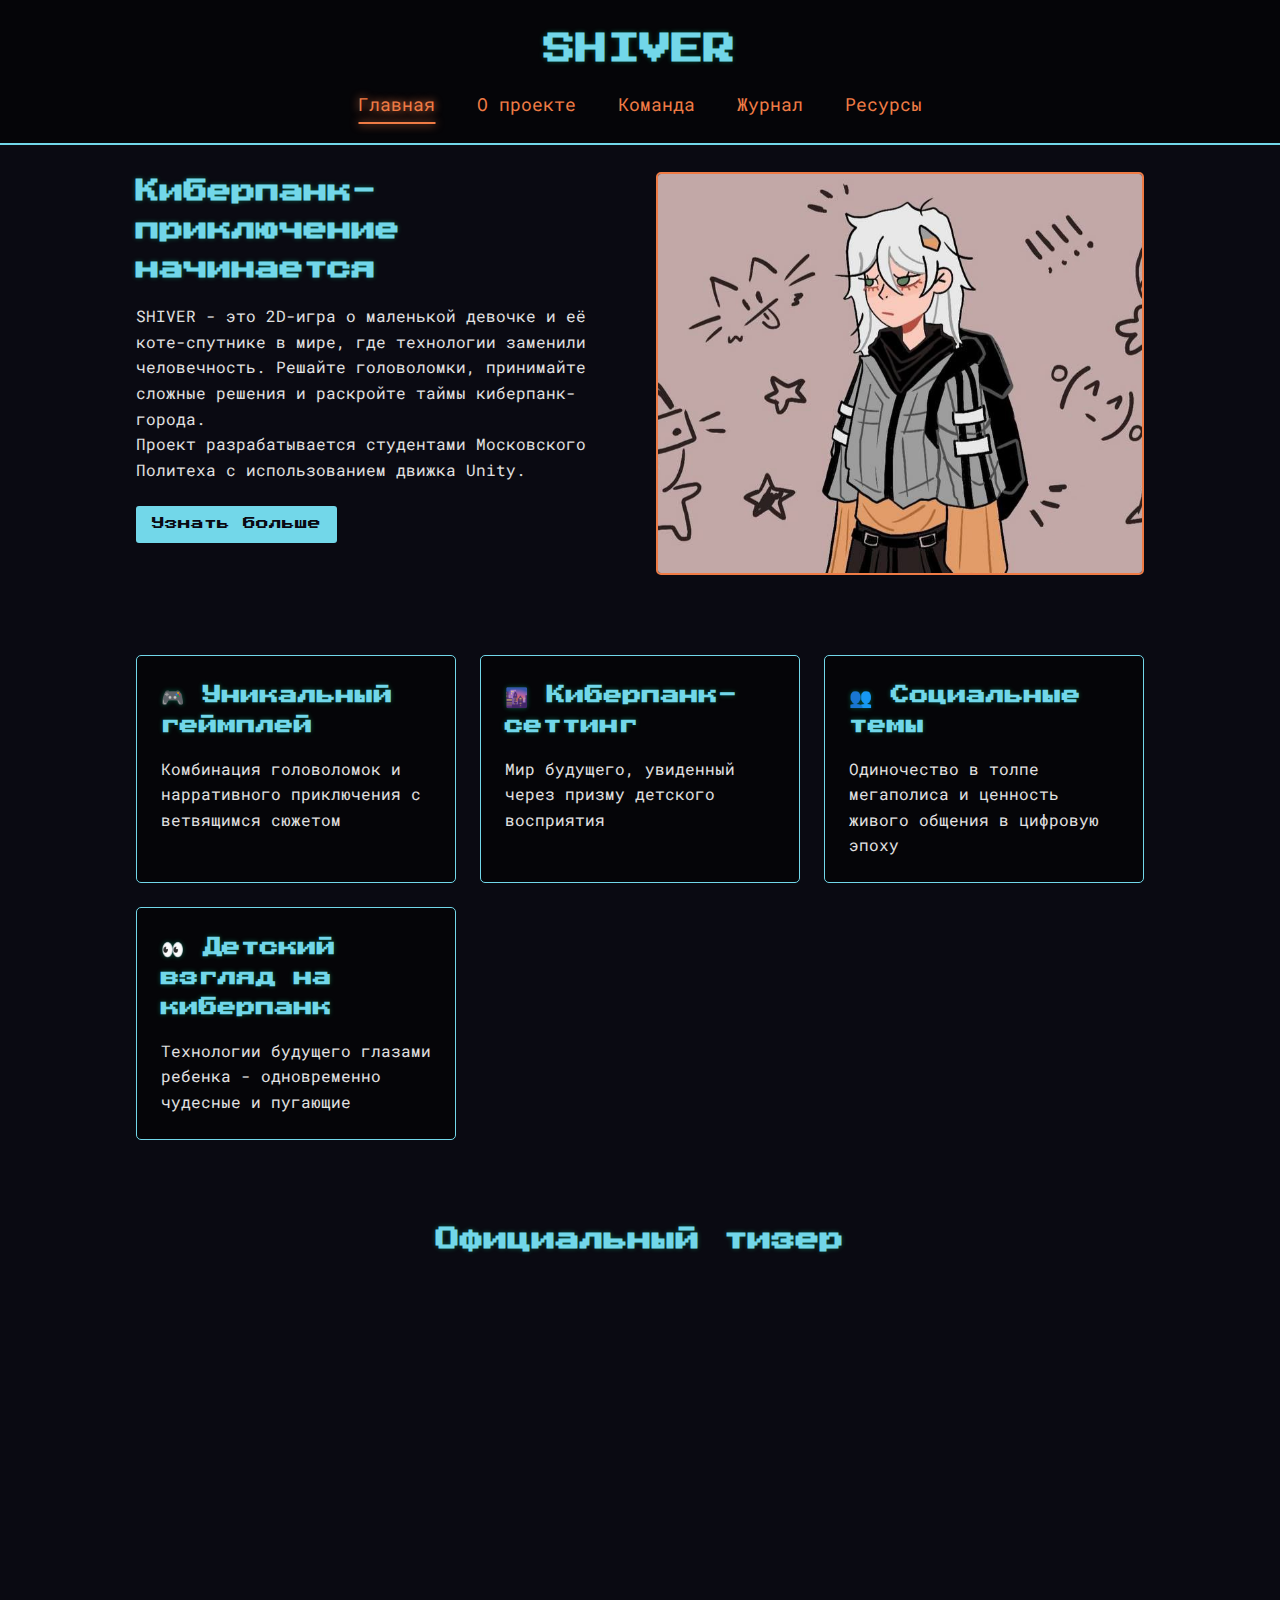
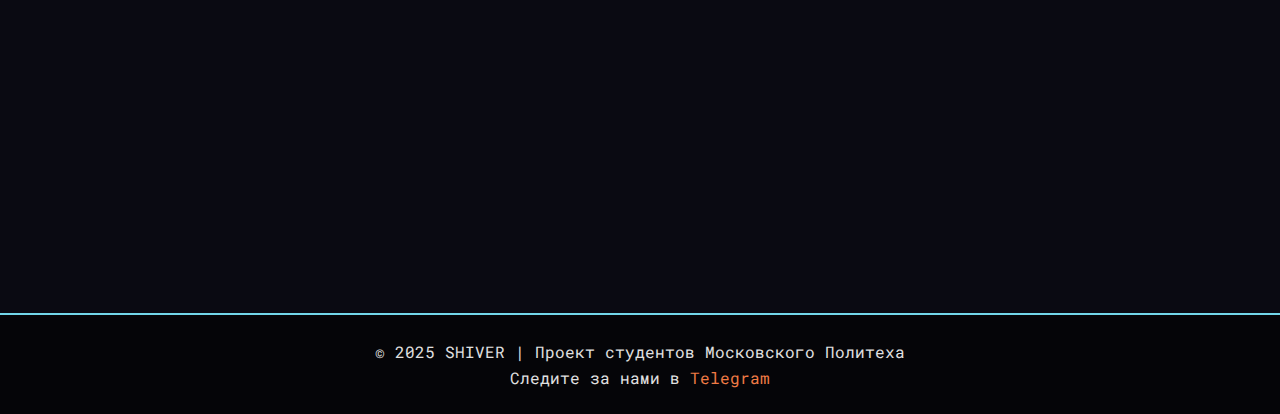
<file: site/index.html>
<!DOCTYPE html>
<html lang="ru">
<head>
    <meta charset="UTF-8">
    <meta name="viewport" content="width=device-width, initial-scale=1.0">
    <title>SHIVER | Киберпанк-приключение</title>
    <link rel="icon" type="image/x-icon" href="images/favicon/favicon.png">
    <link rel="stylesheet" href="css/style.css">
</head>
<body>
    <!-- Шапка сайта -->
    <header>
        <h1>SHIVER</h1>
        <nav>
            <a href="index.html" class="active">Главная</a>
            <a href="about.html">О проекте</a>
            <a href="team.html">Команда</a>
            <a href="blog.html">Журнал</a>
            <a href="resources.html">Ресурсы</a>
        </nav>
    </header>

    <!-- Основное содержимое -->
    <main>
        <!-- Герой-секция -->
        <section class="hero">
            <div class="hero-text">
                <h2>Киберпанк-приключение начинается</h2>
                <p>SHIVER - это 2D-игра о маленькой девочке и её коте-спутнике в мире, где технологии заменили человечность. Решайте головоломки, принимайте сложные решения и раскройте таймы киберпанк-города.</p>
                <p>Проект разрабатывается студентами Московского Политеха с использованием движка Unity.</p>
                <a href="about.html" class="btn">Узнать больше</a>
            </div>
            <div class="hero-image">
                <img src="images/game-preview.jpg" alt="Главный герой игры">
            </div>
        </section>

        <!-- Ключевые особенности -->
        <section class="features">
            <div class="feature-card card">
                <h3>🎮 Уникальный геймплей</h3>
                <p>Комбинация головоломок и нарративного приключения с ветвящимся сюжетом</p>
            </div>
            <div class="feature-card card">
                <h3>🌆 Киберпанк-сеттинг</h3>
                <p>Мир будущего, увиденный через призму детского восприятия</p>
            </div>
            <div class="feature-card card">
                <h3>👥 Социальные темы</h3>
                <p>Одиночество в толпе мегаполиса и ценность живого общения в цифровую эпоху</p>
            </div>
            <div class="feature-card card">
                <h3>👀 Детский взгляд на киберпанк</h3>
                <p>Технологии будущего глазами ребенка - одновременно чудесные и пугающие</p>
            </div>
        </section>

        <!-- Трейлер -->
        <section class="trailer">
            <h2>Официальный тизер</h2>
            <div class="video-container">
                <iframe
                    src="https://rutube.ru/play/embed/8b50ddec76cf8f566781d002df16aafa"
                    frameborder="0"
                    allow="clipboard-write; autoplay"
                    webkitAllowFullScreen
                    mozallowfullscreen
                    allowFullScreen
                    width="100%"
                    height="100%"
                ></iframe>
            </div>
        </section>
    </main>

    <!-- Подвал -->
    <footer>
        <p>© 2025 SHIVER | Проект студентов Московского Политеха</p>
        <p>Следите за нами в <a href="https://t.me/shiver_game" target="_blank">Telegram</a></p>
    </footer>

    <script>
        // Отслеживание прокрутки для анимации шапки
        let lastScroll = 0;
        const header = document.querySelector('header');
        
        window.addEventListener('scroll', () => {
            const currentScroll = window.pageYOffset;
            
            if (currentScroll <= 0) {
                header.classList.remove('scrolled');
            } else {
                header.classList.add('scrolled');
            }
            
            lastScroll = currentScroll;
        });
    </script>
</body>
</html>
</file>
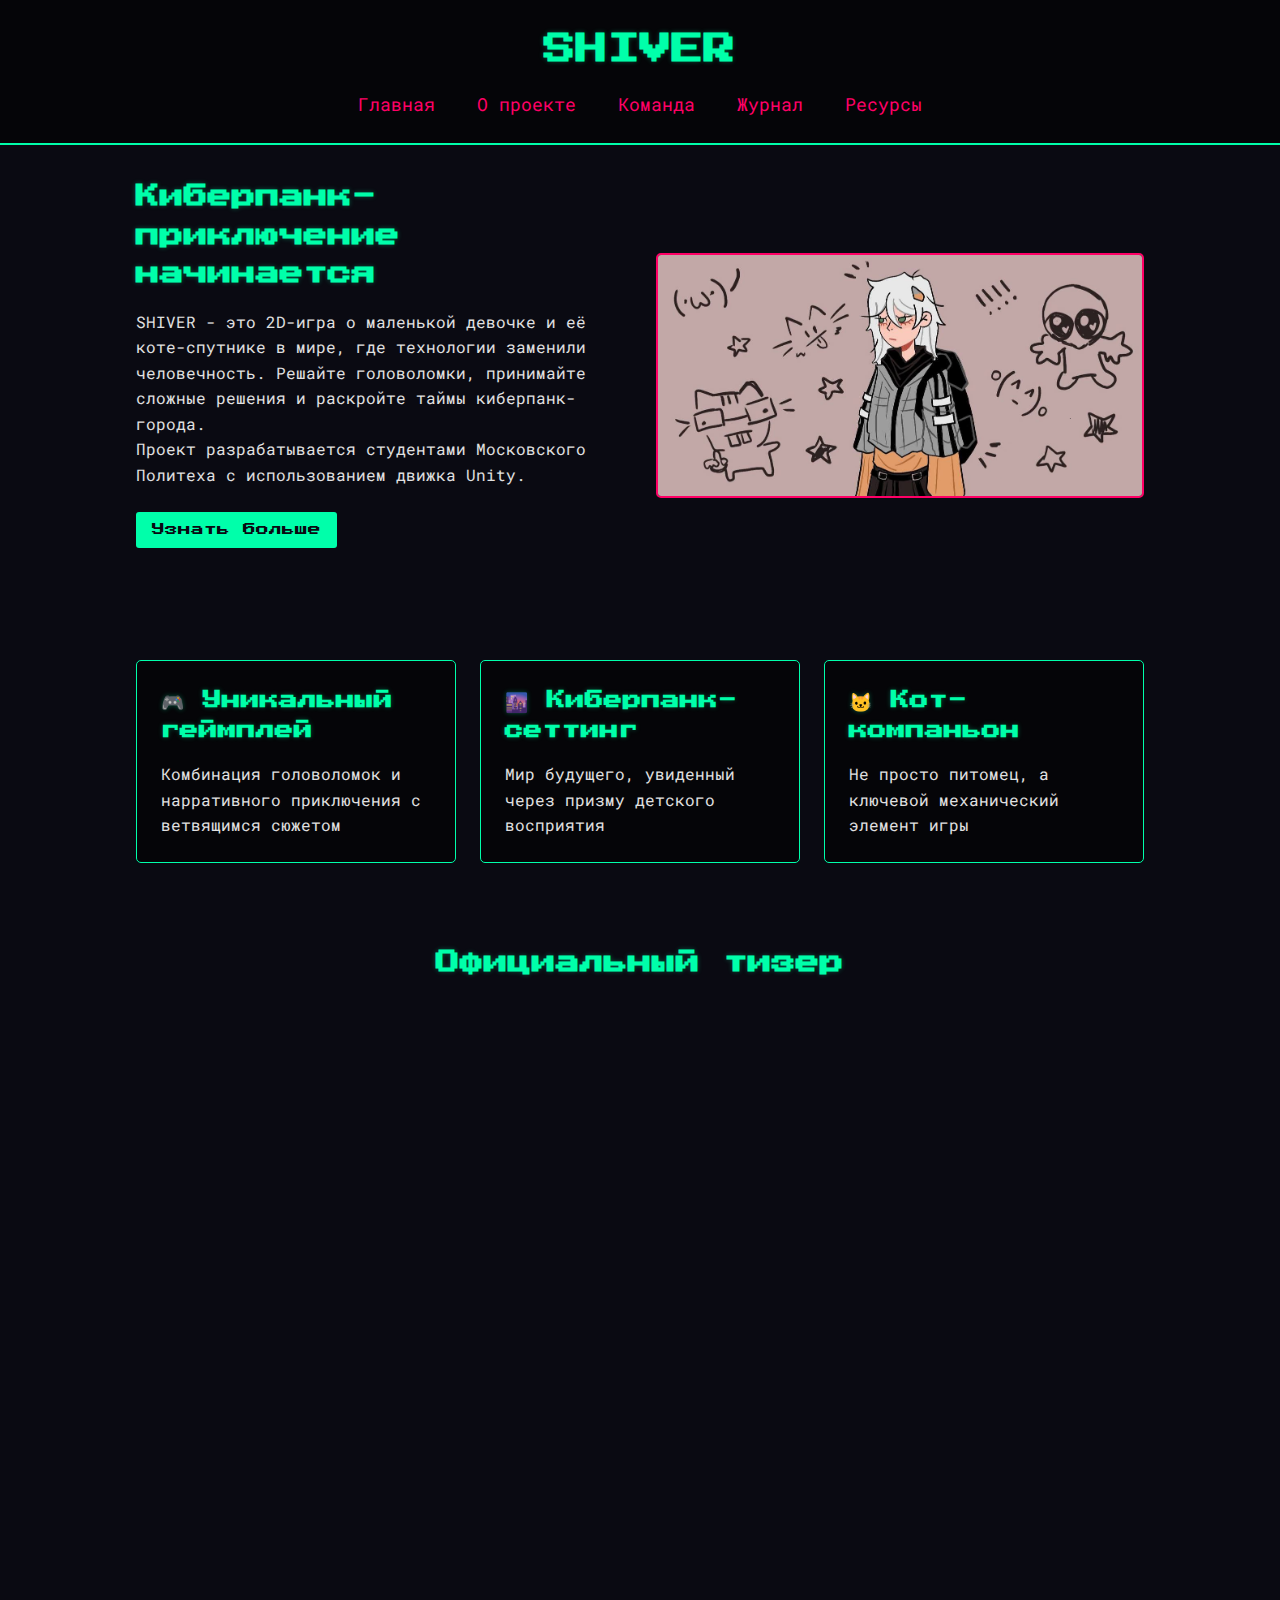
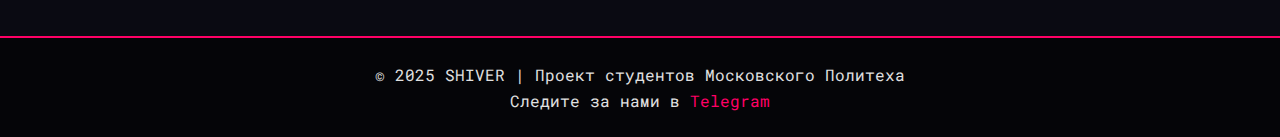
<file: сайт по практике/index.html>
<!DOCTYPE html>
<html lang="ru">
<head>
    <meta charset="UTF-8">
    <meta name="viewport" content="width=device-width, initial-scale=1.0">
    <title>SHIVER | Киберпанк-приключение</title>
    <link rel="stylesheet" href="css/style.css">
</head>
<body>
    <!-- Шапка сайта -->
    <header>
        <h1>SHIVER</h1>
        <nav>
            <a href="index.html">Главная</a>
            <a href="about.html">О проекте</a>
            <a href="team.html">Команда</a>
            <a href="blog.html">Журнал</a>
            <a href="resources.html">Ресурсы</a>
        </nav>
    </header>

    <!-- Основное содержимое -->
    <main>
        <!-- Герой-секция -->
        <section class="hero">
            <div class="hero-text">
                <h2>Киберпанк-приключение начинается</h2>
                <p>SHIVER - это 2D-игра о маленькой девочке и её коте-спутнике в мире, где технологии заменили человечность. Решайте головоломки, принимайте сложные решения и раскройте таймы киберпанк-города.</p>
                <p>Проект разрабатывается студентами Московского Политеха с использованием движка Unity.</p>
                <a href="about.html" class="btn">Узнать больше</a>
            </div>
            <div class="hero-image">
                <img src="images/game-preview.jpg" alt="Главный герой игры">
            </div>
        </section>

        <!-- Ключевые особенности -->
        <section class="features">
            <div class="feature-card card">
                <h3>🎮 Уникальный геймплей</h3>
                <p>Комбинация головоломок и нарративного приключения с ветвящимся сюжетом</p>
            </div>
            <div class="feature-card card">
                <h3>🌆 Киберпанк-сеттинг</h3>
                <p>Мир будущего, увиденный через призму детского восприятия</p>
            </div>
            <div class="feature-card card">
                <h3>🐱 Кот-компаньон</h3>
                <p>Не просто питомец, а ключевой механический элемент игры</p>
            </div>
        </section>

        <!-- Трейлер -->
        <section class="trailer">
            <h2>Официальный тизер</h2>
            <div class="video-container">
                <iframe width="560" height="315" src="https://www.youtube.com/embed/ВАШ_КОД_ВИДЕО" frameborder="0" allowfullscreen></iframe>
            </div>
        </section>
    </main>

    <!-- Подвал -->
    <footer>
        <p>© 2025 SHIVER | Проект студентов Московского Политеха</p>
        <p>Следите за нами в <a href="https://t.me/ваш_канал" target="_blank">Telegram</a></p>
    </footer>
</body>
</html>
</file>
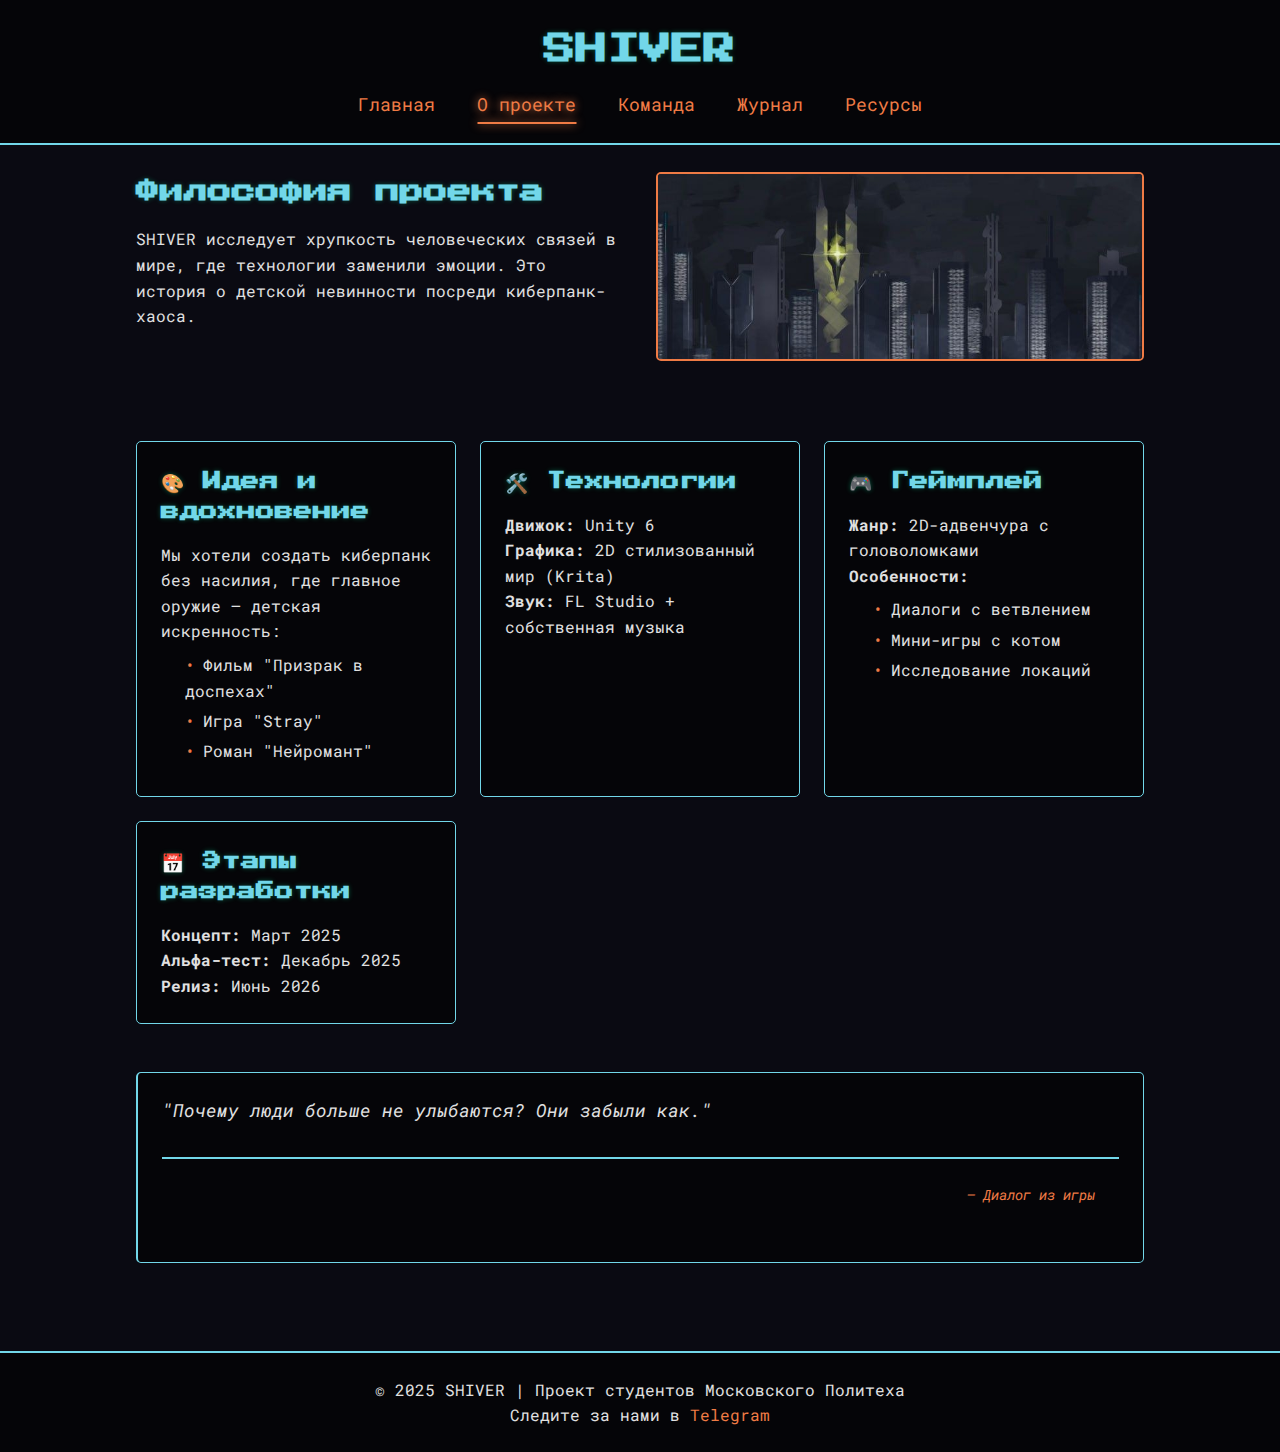
<file: site/about.html>
<!DOCTYPE html>
<html lang="ru">
<head>
    <meta charset="UTF-8">
    <meta name="viewport" content="width=device-width, initial-scale=1.0">
    <title>О проекте | SHIVER</title>
    <link rel="icon" type="image/x-icon" href="images/favicon/favicon.png">
    <link rel="stylesheet" href="css/style.css">
</head>
<body>
    <!-- Шапка (полностью идентичная главной странице) -->
    <header>
        <h1>SHIVER</h1>
        <nav>
            <a href="index.html">Главная</a>
            <a href="about.html" class="active">О проекте</a>
            <a href="team.html">Команда</a>
            <a href="blog.html">Журнал</a>
            <a href="resources.html">Ресурсы</a>
        </nav>
    </header>

    <main>
        <!-- Герой-секция (такая же структура как на главной) -->
        <section class="hero">
            <div class="hero-text">
                <h2>Философия проекта</h2>
                <p>SHIVER исследует хрупкость человеческих связей в мире, где технологии заменили эмоции. Это история о детской невинности посреди киберпанк-хаоса.</p>
            </div>
            <div class="hero-image">
                <img src="images/concept art/concept-art.jpg" alt="Концепт-арт города">
            </div>
        </section>

        <!-- Основной контент с такими же отступами как на главной -->
        <section class="features">
            <!-- Карточка с вдохновением -->
            <div class="feature-card card">
                <h3>🎨 Идея и вдохновение</h3>
                <p>Мы хотели создать киберпанк без насилия, где главное оружие — детская искренность:</p>
                <ul>
                    <li>Фильм "Призрак в доспехах"</li>
                    <li>Игра "Stray"</li>
                    <li>Роман "Нейромант"</li>
                </ul>
            </div>

            <!-- Технологии -->
            <div class="feature-card card">
                <h3>🛠️ Технологии</h3>
                <p><strong>Движок:</strong> Unity 6</p>
                <p><strong>Графика:</strong> 2D стилизованный мир (Krita)</p>
                <p><strong>Звук:</strong> FL Studio + собственная музыка</p>
            </div>

            <!-- Геймплей -->
            <div class="feature-card card">
                <h3>🎮 Геймплей</h3>
                <p><strong>Жанр:</strong> 2D-адвенчура с головоломками</p>
                <p><strong>Особенности:</strong></p>
                <ul>
                    <li>Диалоги с ветвлением</li>
                    <li>Мини-игры с котом</li>
                    <li>Исследование локаций</li>
                </ul>
            </div>

            <!-- Этапы -->
            <div class="feature-card card">
                <h3>📅 Этапы разработки</h3>
                <p><strong>Концепт:</strong> Март 2025</p>
                <p><strong>Альфа-тест:</strong> Декабрь 2025</p>
                <p><strong>Релиз:</strong> Июнь 2026</p>
            </div>

            <!-- Цитата (с зеленой обводкой как все карточки) -->
            <div class="feature-card card neon-quote">
                <blockquote>
                    "Почему люди больше не улыбаются? Они забыли как."
                    <footer>— Диалог из игры</footer>
                </blockquote>
            </div>
        </section>
    </main>

    <!-- Подвал (полностью идентичный главной странице) -->
    <footer>
        <p>© 2025 SHIVER | Проект студентов Московского Политеха</p>
        <p>Следите за нами в <a href="https://t.me/shiver_game" target="_blank">Telegram</a></p>
    </footer>

    <script>
        // Отслеживание прокрутки для анимации шапки
        let lastScroll = 0;
        const header = document.querySelector('header');
        
        window.addEventListener('scroll', () => {
            const currentScroll = window.pageYOffset;
            
            if (currentScroll <= 0) {
                header.classList.remove('scrolled');
            } else {
                header.classList.add('scrolled');
            }
            
            lastScroll = currentScroll;
        });
    </script>
</body>
</html>
</file>
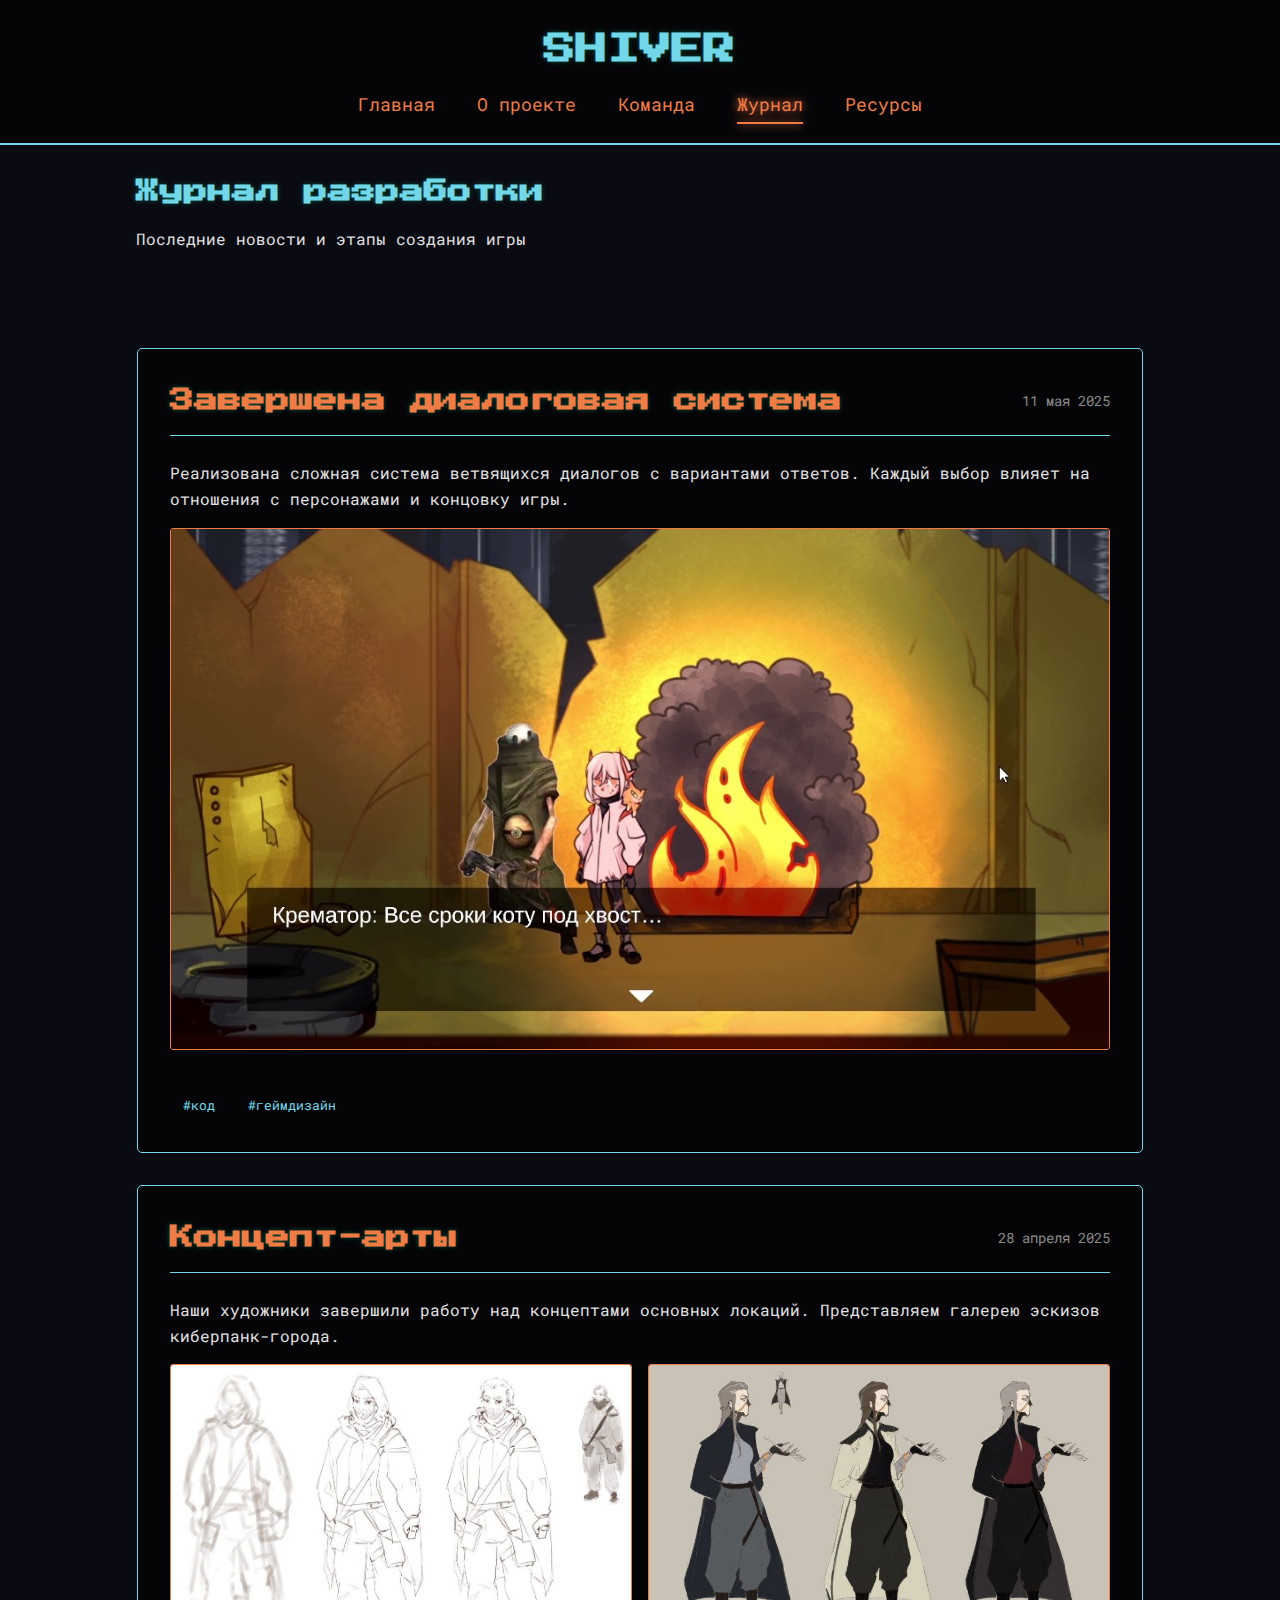
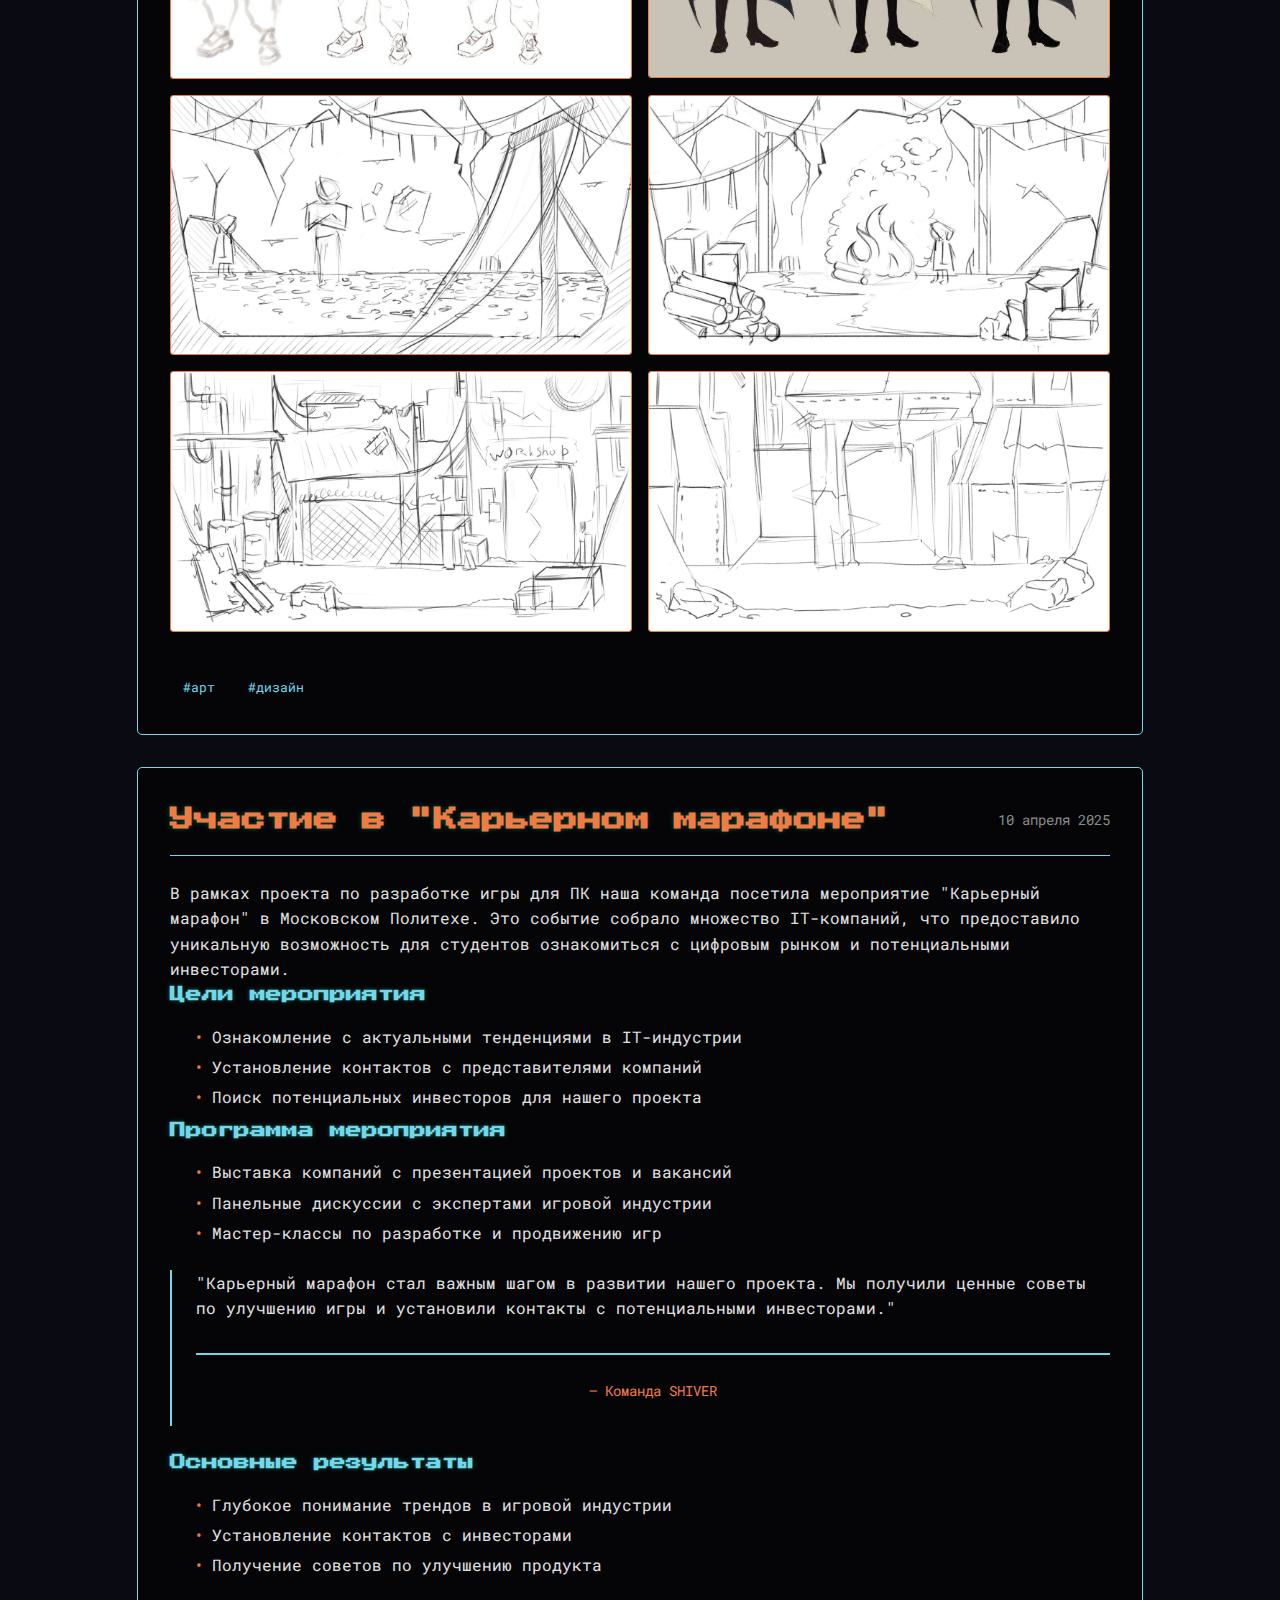
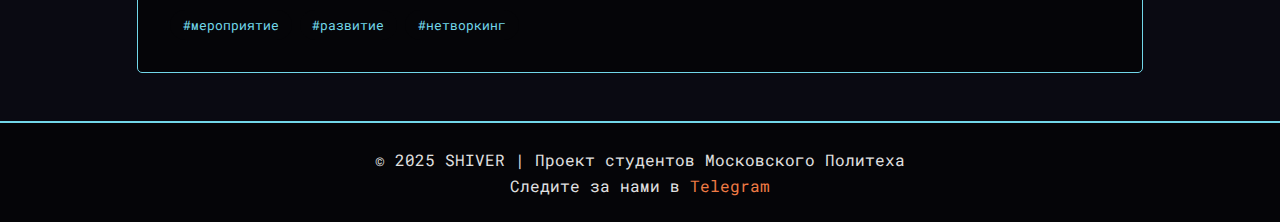
<file: site/blog.html>
<!DOCTYPE html>
<html lang="ru">
<head>
    <meta charset="UTF-8">
    <meta name="viewport" content="width=device-width, initial-scale=1.0">
    <title>Журнал | SHIVER</title>
    
    <!-- Favicon -->
    <link rel="icon" type="image/png" href="images/favicon/favicon.png">
    <link rel="manifest" href="images/favicon/site.webmanifest">
    
    <link rel="stylesheet" href="css/style.css">
</head>
<body>
    <header>
        <h1>SHIVER</h1>
        <nav>
            <a href="index.html">Главная</a>
            <a href="about.html">О проекте</a>
            <a href="team.html">Команда</a>
            <a href="blog.html" class="active">Журнал</a>
            <a href="resources.html">Ресурсы</a>
        </nav>
    </header>

    <main>
        <section class="hero">
            <div class="hero-text">
                <h2>Журнал разработки</h2>
                <p>Последние новости и этапы создания игры</p>
            </div>
        </section>

        <div class="resources-content">
            <!-- Пост 1 -->
            <article class="blog-post">
                <div class="card">
                    <div class="post-header">
                        <h3>Завершена диалоговая система</h3>
                        <time datetime="2025-05-11">11 мая 2025</time>
                    </div>
                    <div class="post-content">
                        <div class="post-text">
                            <p>Реализована сложная система ветвящихся диалогов с вариантами ответов. Каждый выбор влияет на отношения с персонажами и концовку игры.</p>
                            <div class="gallery">
                                <img src="images/dialogs-screenshot.jpg" alt="Скриншот диалогов">
                            </div>
                        </div>
                    </div>
                    <div class="post-tags">
                        <span class="tag">#код</span>
                        <span class="tag">#геймдизайн</span>
                    </div>
                </div>
            </article>

            <!-- Пост 2 -->
            <article class="blog-post">
                <div class="card">
                    <div class="post-header">
                        <h3>Концепт-арты</h3>
                        <time datetime="2025-04-28">28 апреля 2025</time>
                    </div>
                    <div class="post-content">
                        <div class="post-text">
                            <p>Наши художники завершили работу над концептами основных локаций. Представляем галерею эскизов киберпанк-города.</p>
                            <div class="galleryArt">
                                <img src="images/concept art/concept_art-1.jpg" alt="Концепт локации 1">
                                <img src="images/concept art/concept_art-2.jpg" alt="Концепт локации 2">
                                <img src="images/concept art/concept_art-3.jpg" alt="Концепт локации 3">
                                <img src="images/concept art/concept_art-4.jpg" alt="Концепт локации 4">
                                <img src="images/concept art/concept_art-5.jpg" alt="Концепт локации 5">
                                <img src="images/concept art/concept_art-6.jpg" alt="Концепт локации 6">
                            </div>
                        </div>
                    </div>
                    <div class="post-tags">
                        <span class="tag">#арт</span>
                        <span class="tag">#дизайн</span>
                    </div>
                </div>
            </article>

            <!-- Пост 3 -->
            <article class="blog-post">
                <div class="card">
                    <div class="post-header">
                        <h3>Участие в "Карьерном марафоне"</h3>
                        <time datetime="2025-04-10">10 апреля 2025</time>
                    </div>
                    <div class="post-content">
                        <div class="post-text">
                            <p>В рамках проекта по разработке игры для ПК наша команда посетила мероприятие "Карьерный марафон" в Московском Политехе. Это событие собрало множество IT-компаний, что предоставило уникальную возможность для студентов ознакомиться с цифровым рынком и потенциальными инвесторами.</p>
                            
                            <h4>Цели мероприятия</h4>
                            <ul>
                                <li>Ознакомление с актуальными тенденциями в IT-индустрии</li>
                                <li>Установление контактов с представителями компаний</li>
                                <li>Поиск потенциальных инвесторов для нашего проекта</li>
                            </ul>

                            <h4>Программа мероприятия</h4>
                            <ul>
                                <li>Выставка компаний с презентацией проектов и вакансий</li>
                                <li>Панельные дискуссии с экспертами игровой индустрии</li>
                                <li>Мастер-классы по разработке и продвижению игр</li>
                            </ul>

                            <blockquote class="game-quote">
                                "Карьерный марафон стал важным шагом в развитии нашего проекта. Мы получили ценные советы по улучшению игры и установили контакты с потенциальными инвесторами."
                                <footer>— Команда SHIVER</footer>
                            </blockquote>

                            <h4>Основные результаты</h4>
                            <ul>
                                <li>Глубокое понимание трендов в игровой индустрии</li>
                                <li>Установление контактов с инвесторами</li>
                                <li>Получение советов по улучшению продукта</li>
                            </ul>
                        </div>
                        
                    </div>
                    <div class="post-tags">
                        <span class="tag">#мероприятие</span>
                        <span class="tag">#развитие</span>
                        <span class="tag">#нетворкинг</span>
                    </div>
                </div>
            </article>
        </div>
    </main>

    <footer>
        <p>© 2025 SHIVER | Проект студентов Московского Политеха</p>
        <p>Следите за нами в <a href="https://t.me/shiver_game" target="_blank">Telegram</a></p>
    </footer>

    <script>
        // Отслеживание прокрутки для анимации шапки
        let lastScroll = 0;
        const header = document.querySelector('header');
        
        window.addEventListener('scroll', () => {
            const currentScroll = window.pageYOffset;
            
            if (currentScroll <= 0) {
                header.classList.remove('scrolled');
            } else {
                header.classList.add('scrolled');
            }
            
            lastScroll = currentScroll;
        });
    </script>
</body>
</html>
</file>
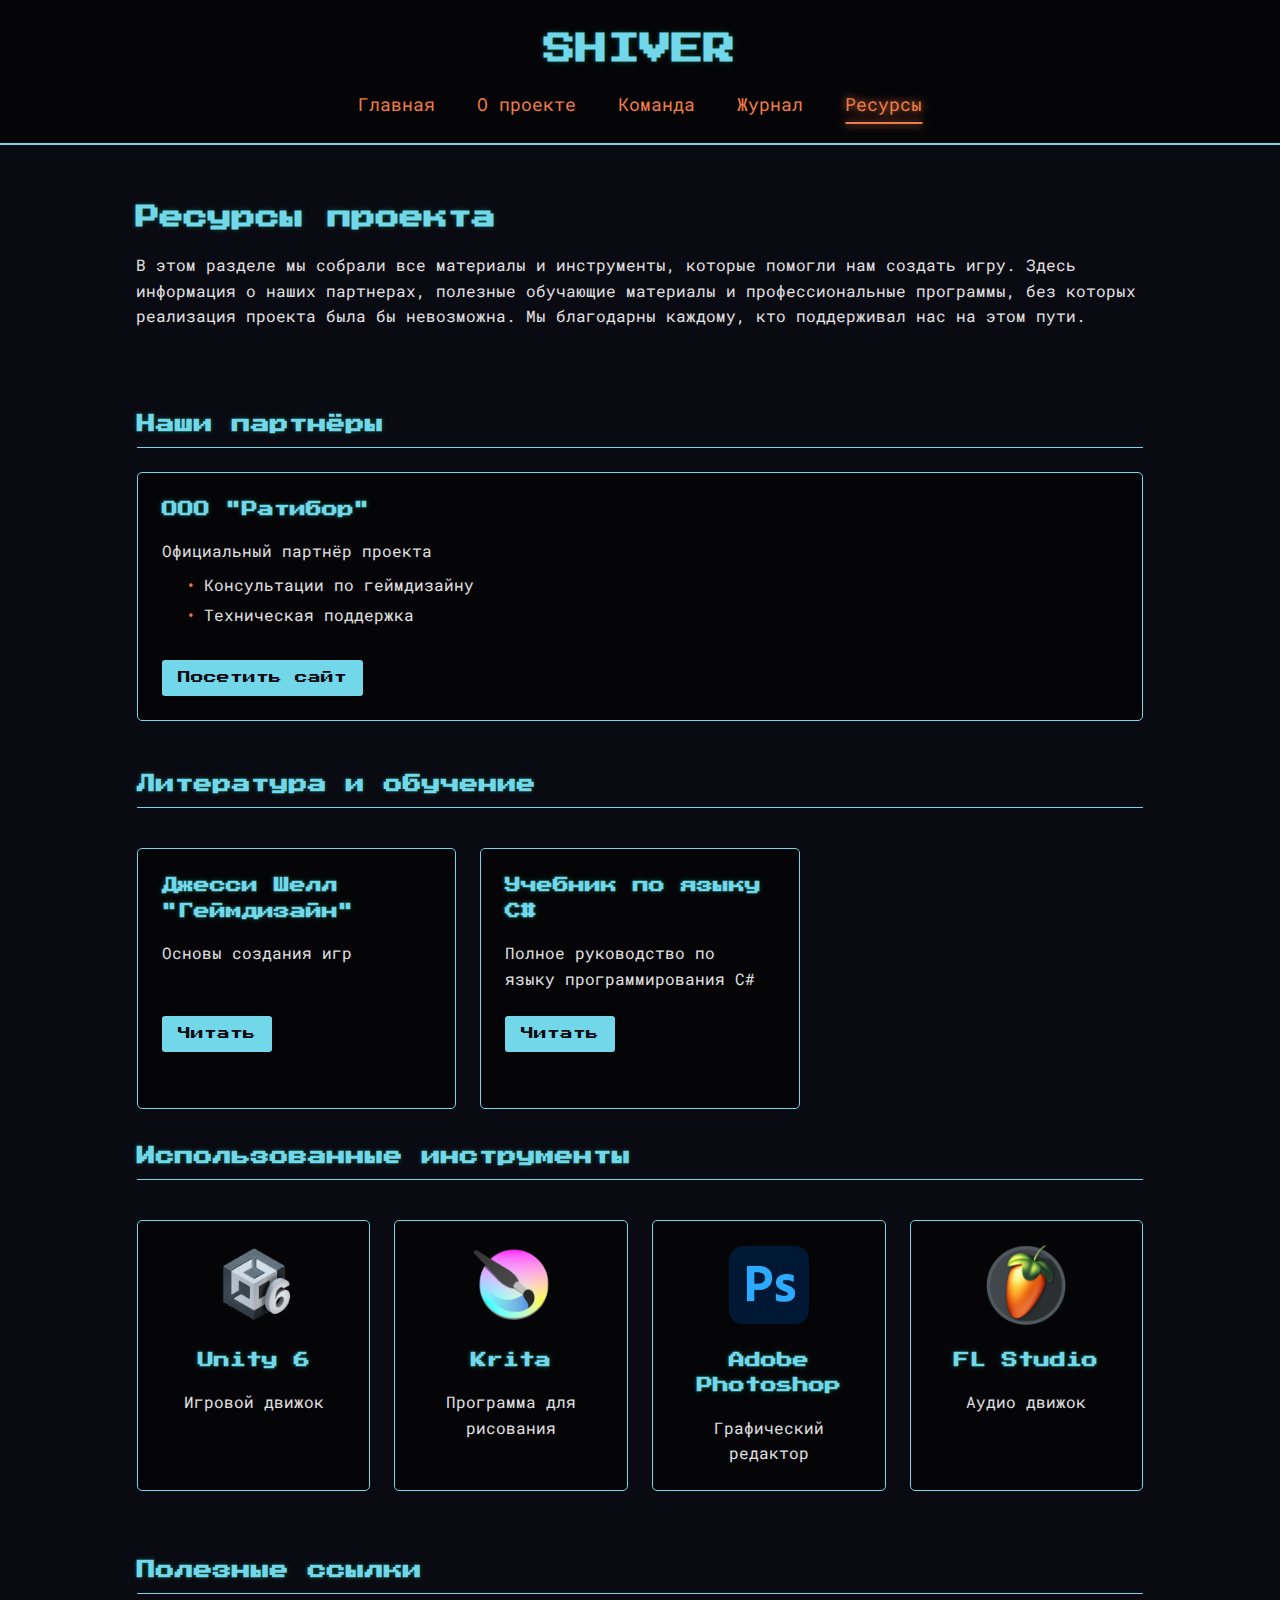
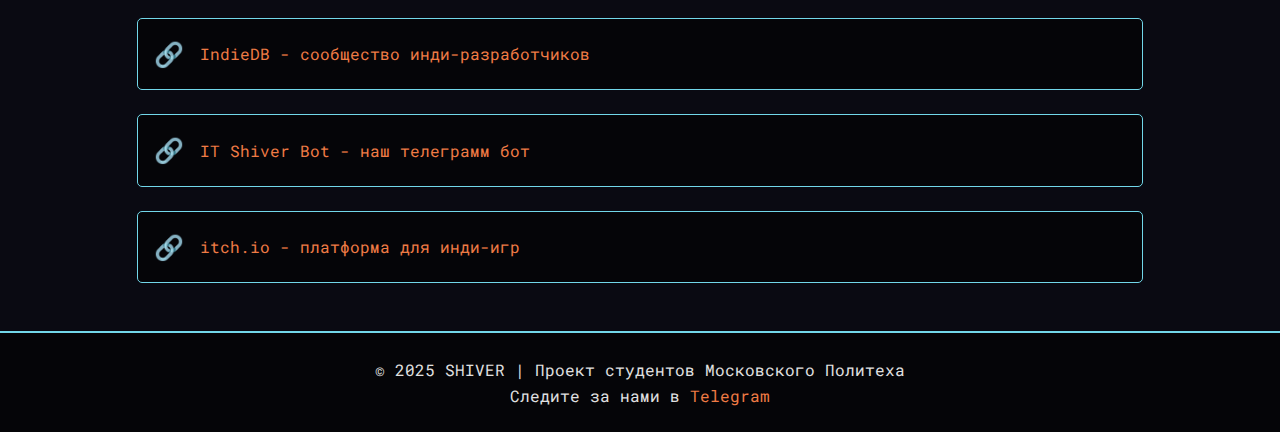
<file: site/resources.html>
<!DOCTYPE html>
<html lang="ru">
<head>
    <meta charset="UTF-8">
    <meta name="viewport" content="width=device-width, initial-scale=1.0">
    <title>Ресурсы | SHIVER</title>
    
    <!-- Favicon -->
    <link rel="icon" type="image/png" href="images/favicon/favicon.png">
    <link rel="manifest" href="images/favicon/site.webmanifest">
    
    <link rel="stylesheet" href="css/style.css">
    <!-- Иконки для мобильного меню -->
    <link rel="stylesheet" href="https://cdnjs.cloudflare.com/ajax/libs/font-awesome/6.0.0/css/all.min.css">
</head>
<body>
    <!-- Оверлей для мобильного меню -->
    <div class="overlay"></div>
    
    <!-- Кнопка мобильного меню -->
    <button class="menu-toggle">
        <i class="fas fa-bars"></i>
    </button>

    <header>
        <h1>SHIVER</h1>
        <nav>
            <a href="index.html">Главная</a>
            <a href="about.html">О проекте</a>
            <a href="team.html">Команда</a>
            <a href="blog.html">Журнал</a>
            <a href="resources.html" class="active">Ресурсы</a>
        </nav>
    </header>

    <main>
        <section class="hero">
            <div class="hero-text">
                <h2>Ресурсы проекта</h2>
                <p>В этом разделе мы собрали все материалы и инструменты, которые помогли нам создать игру. Здесь информация о наших партнерах, полезные обучающие материалы и профессиональные программы, без которых реализация проекта была бы невозможна. Мы благодарны каждому, кто поддерживал нас на этом пути.</p>
            </div>
        </section>

        <div class="resources-content">
            <!-- Партнёры -->
            <section class="resource-section">
                <h3>Наши партнёры</h3>
                <div class="resource-item card">
                    <h4>ООО "Ратибор"</h4>
                    <p>Официальный партнёр проекта</p>
                    <ul>
                        <li>Консультации по геймдизайну</li>
                        <li>Техническая поддержка</li>
                    </ul>
                    <a href="https://www.bolshoy.ru/" target="_blank" class="btn">Посетить сайт</a>
                </div>
            </section>

            <!-- Книги и обучение -->
            <section class="resource-section">
                <h3>Литература и обучение</h3>
                <div class="resources-grid">
                    <div class="resource-item card">
                        <h4>Джесси Шелл "Геймдизайн"</h4>
                        <p>Основы создания игр</p>
                        <br>
                        <a href="https://books.google.ru/books?id=-jadDwAAQBAJ" target="_blank" class="btn">Читать</a>
                    </div>
                    <div class="resource-item card">
                        <h4>Учебник по языку C#</h4>
                        <p>Полное руководство по языку программирования С#</p>
                        <a href="https://metanit.com/sharp/tutorial/" target="_blank" class="btn">Читать</a>
                    </div>
                </div>
            </section>

            <!-- Инструменты -->
            <section class="resource-section">
                <h3>Использованные инструменты</h3>
                <div class="tools-grid">
                    <div class="tool-item card">
                        <img src="images/application logos/unity-logo.png" alt="Unity" class="tool-logo">
                        <h4>Unity 6</h4>
                        <p>Игровой движок</p>
                    </div>
                    <div class="tool-item card">
                        <img src="images/application logos/krita-logo.png" alt="Aseprite" class="tool-logo">
                        <h4>Krita</h4>
                        <p>Программа для рисования</p>
                    </div>
                    <div class="tool-item card">
                        <img src="images/application logos/Adobe_Photoshop-logo.png" alt="FMOD" class="tool-logo">
                        <h4>Adobe Photoshop</h4>
                        <p>Графический редактор</p>
                    </div>
                    <div class="tool-item card">
                        <img src="images/application logos/FL_Studio-logo.png" alt="FMOD" class="tool-logo">
                        <h4>FL Studio</h4>
                        <p>Аудио движок</p>
                    </div>
                </div>
            </section>

            <!-- Полезные ссылки -->
            <section class="resource-section">
                <h3>Полезные ссылки</h3>
                <div class="links-list">
                    <a href="https://www.indiedb.com/" target="_blank" class="link-item card">
                        <span class="link-icon">🔗</span>
                        <span>IndieDB - сообщество инди-разработчиков</span>
                    </a>
                    <a href="https://t.me/Sh111ver_bot" target="_blank" class="link-item card">
                        <span class="link-icon">🔗</span>
                        <span>IT Shiver Bot - наш телеграмм бот</span>
                    </a>
                    <a href="https://itch.io/" target="_blank" class="link-item card">
                        <span class="link-icon">🔗</span>
                        <span>itch.io - платформа для инди-игр</span>
                    </a>
                </div>
            </section>
        </div>
    </main>

    <footer>
        <p>© 2025 SHIVER | Проект студентов Московского Политеха</p>
        <p>Следите за нами в <a href="https://t.me/shiver_game" target="_blank">Telegram</a></p>
    </footer>

    <script>
        // Мобильное меню
        const menuToggle = document.querySelector('.menu-toggle');
        const nav = document.querySelector('nav');
        const overlay = document.querySelector('.overlay');

        menuToggle.addEventListener('click', () => {
            nav.classList.toggle('active');
            overlay.classList.toggle('active');
            menuToggle.classList.toggle('active');
        });

        overlay.addEventListener('click', () => {
            nav.classList.remove('active');
            overlay.classList.remove('active');
            menuToggle.classList.remove('active');
        });

        // Закрытие меню при клике на ссылку
        document.querySelectorAll('nav a').forEach(link => {
            link.addEventListener('click', () => {
                nav.classList.remove('active');
                overlay.classList.remove('active');
                menuToggle.classList.remove('active');
            });
        });

        // Отслеживание прокрутки для анимации шапки
        let lastScroll = 0;
        const header = document.querySelector('header');
        
        window.addEventListener('scroll', () => {
            const currentScroll = window.pageYOffset;
            
            if (currentScroll <= 0) {
                header.classList.remove('scrolled');
            } else {
                header.classList.add('scrolled');
            }
            
            lastScroll = currentScroll;
        });
    </script>
</body>
</html>
</file>
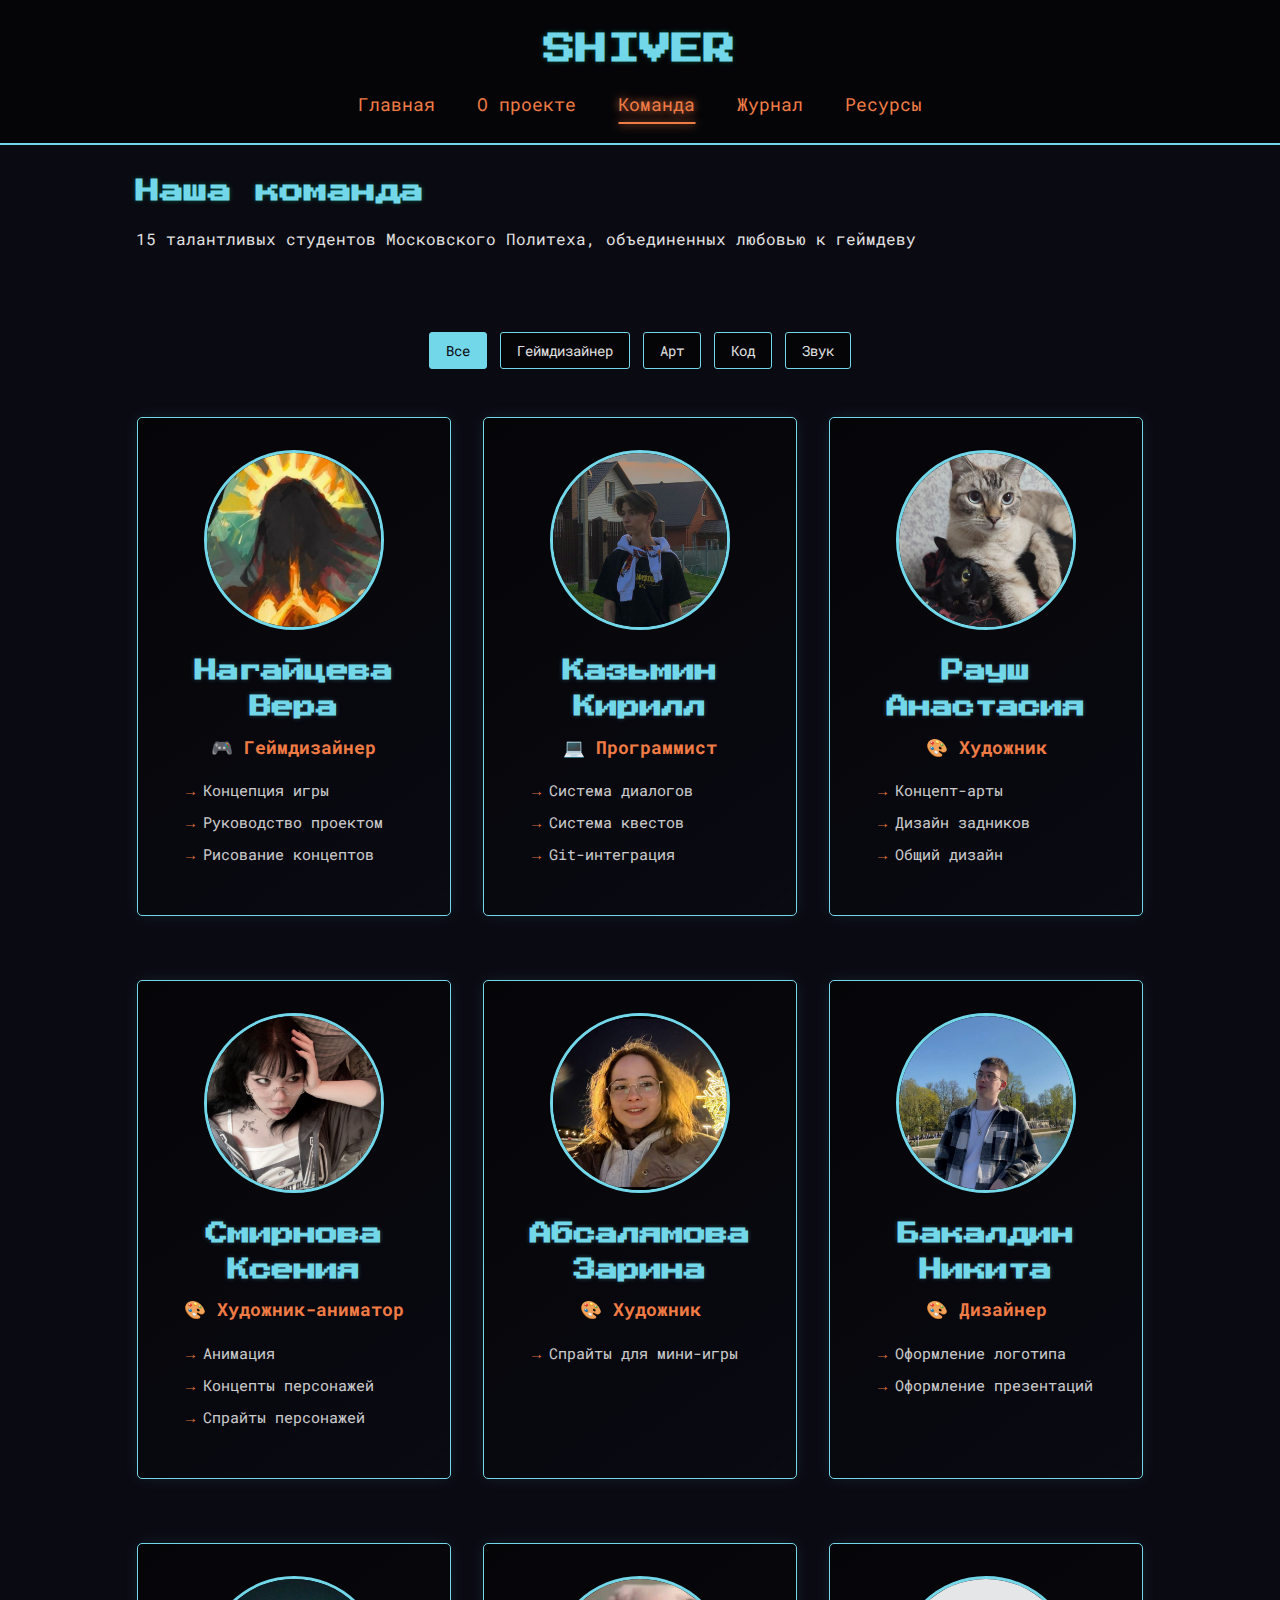
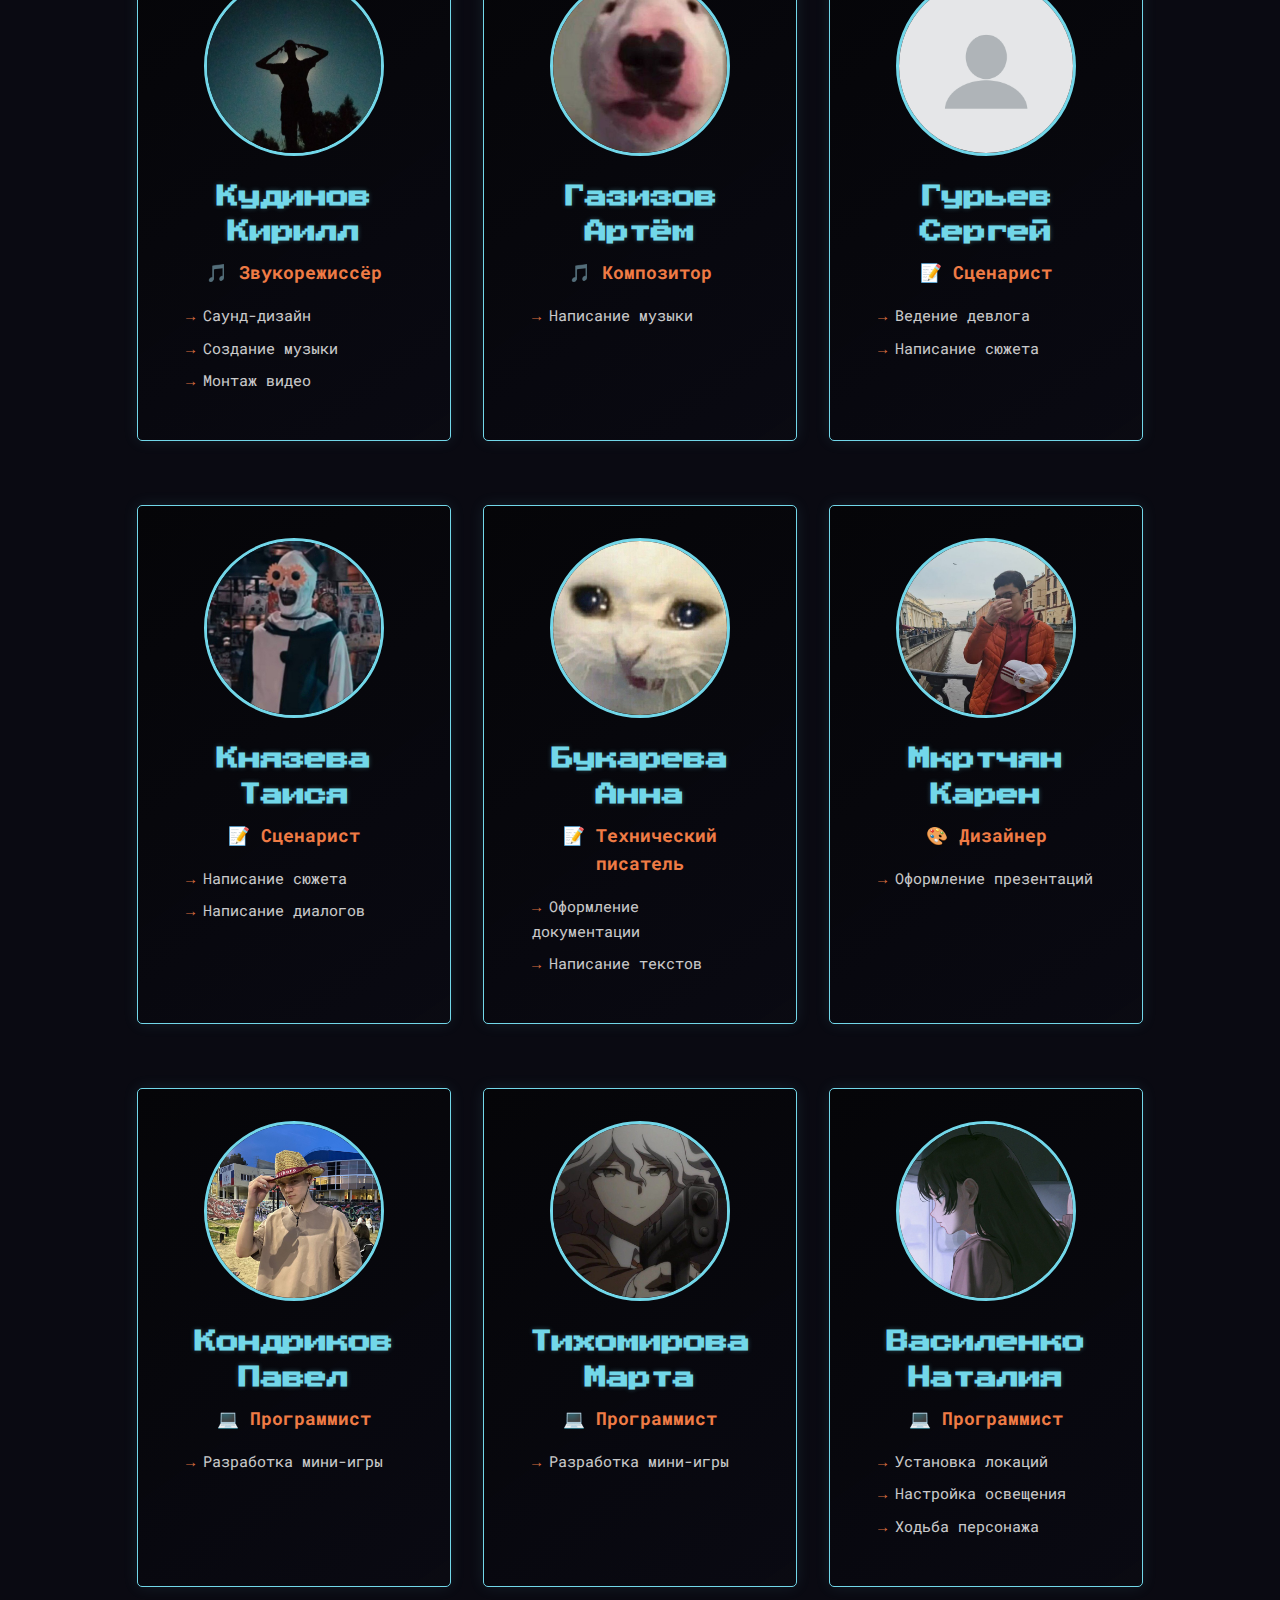
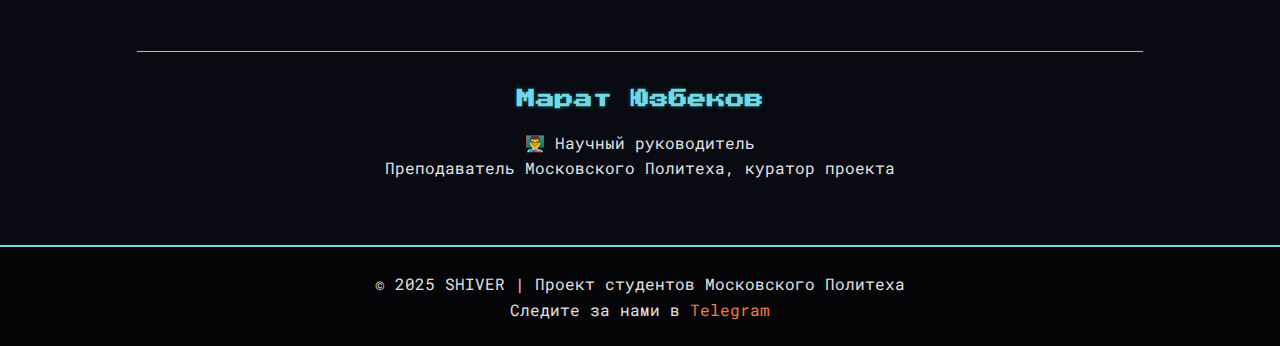
<file: site/team.html>
<!DOCTYPE html>
<html lang="ru">
<head>
    <meta charset="UTF-8">
    <meta name="viewport" content="width=device-width, initial-scale=1.0">
    <title>Команда SHIVER | Киберпанк-приключение</title>
    <link rel="stylesheet" href="css/style.css">
</head>
<body>
    <header>
        <h1>SHIVER</h1>
        <nav>
            <a href="index.html">Главная</a>
            <a href="about.html">О проекте</a>
            <a href="team.html" class="active">Команда</a>
            <a href="blog.html">Журнал</a>
            <a href="resources.html">Ресурсы</a>
        </nav>
    </header>

    <main>
        <section class="hero">
            <div class="hero-text">
                <h2>Наша команда</h2>
                <p>15 талантливых студентов Московского Политеха, объединенных любовью к геймдеву</p>
            </div>
        </section>

        <!-- Фильтры (без карточки) -->
        <div class="role-filters-container">
            <div class="role-filters">
                <button class="role-filter active" data-role="all">Все</button>
                <button class="role-filter" data-role="design">Геймдизайнер</button>
                <button class="role-filter" data-role="art">Арт</button>
                <button class="role-filter" data-role="code">Код</button>
                <button class="role-filter" data-role="sound">Звук</button>
            </div>
        </div>

        <!-- Сетка участников с карточками -->
        <section class="team-grid">
            <!-- Участник 1 -->
            <div class="team-member card" data-role="design">
                <div class="member-photo">
                    <img src="images/team/Вера.jpg" alt="Вера Нагайцева">
                </div>
                <div class="member-info">
                    <h3>Нагайцева Вера</h3>
                    <p class="role">🎮 Геймдизайнер</p>
                    <ul>
                        <li>Концепция игры</li>
                        <li>Руководство проектом</li>
                        <li>Рисование концептов</li>
                    </ul>
                </div>
            </div>

            <!-- Участник 2 -->
            <div class="team-member card" data-role="code">
                <div class="member-photo">
                    <img src="images/team/Кирилл Казьмин.jpg" alt="Кирилл Казьмин">
                </div>
                <div class="member-info">
                    <h3>Казьмин Кирилл</h3>
                    <p class="role">💻 Программист</p>
                    <ul>
                        <li>Система диалогов</li>
                        <li>Система квестов</li>
                        <li>Git-интеграция</li>
                    </ul>
                </div>
            </div>

            <!-- Участник 3 -->
            <div class="team-member card" data-role="art">
                <div class="member-photo">
                    <img src="images/team/Настя.jpg" alt="Анастасия Рауш">
                </div>
                <div class="member-info">
                    <h3>Рауш Анастасия</h3>
                    <p class="role">🎨 Художник</p>
                    <ul>
                        <li>Концепт-арты</li>
                        <li>Дизайн задников</li>
                        <li>Общий дизайн</li>
                    </ul>
                </div>
            </div>

            <!-- Ксюша -->
            <div class="team-member card" data-role="art">
                <div class="member-photo">
                    <img src="images/team/Ксения.jpg" alt="Смирнова Ксения Анатольевна">
                </div>
                <div class="member-info">
                    <h3>Смирнова Ксения</h3>
                    <p class="role">🎨 Художник-аниматор</p>
                    <ul>
                        <li>Анимация</li>
                        <li>Концепты персонажей</li>
                        <li>Спрайты персонажей</li>
                    </ul>
                </div>
            </div>

            <!-- Зарина -->
            <div class="team-member card" data-role="art">
                <div class="member-photo">
                    <img src="images/team/Зарина.jpg" alt="Абсалямова Зарина Газинуровна">
                </div>
                <div class="member-info">
                    <h3>Абсалямова Зарина</h3>
                    <p class="role">🎨 Художник</p>
                    <ul>
                        <li>Спрайты для мини-игры</li>
                    </ul>
                </div>
            </div>

            <!-- Никита -->
            <div class="team-member card" data-role="art">
                <div class="member-photo">
                    <img src="images/team/Никита.jpg" alt="Бакалдин Никита Дмитриевич">
                </div>
                <div class="member-info">
                    <h3>Бакалдин Никита</h3>
                    <p class="role">🎨 Дизайнер</p>
                    <ul>
                        <li>Оформление логотипа</li>
                        <li>Оформление презентаций</li>
                    </ul>
                </div>
            </div>

            <!-- Кирилл (звук) -->
            <div class="team-member card" data-role="sound">
                <div class="member-photo">
                    <img src="images/team/Кирилл Кудинов.jpg" alt="Кудинов Кирилл Александрович">
                </div>
                <div class="member-info">
                    <h3>Кудинов Кирилл</h3>
                    <p class="role">🎵 Звукорежиссёр</p>
                    <ul>
                        <li>Саунд-дизайн</li>
                        <li>Создание музыки</li>
                        <li>Монтаж видео</li>
                    </ul>
                </div>
            </div>

            <!-- Артём -->
            <div class="team-member card" data-role="sound">
                <div class="member-photo">
                    <img src="images/team/Артём.jpg" alt="Газизов Артем Игоревич">
                </div>
                <div class="member-info">
                    <h3>Газизов Артём</h3>
                    <p class="role">🎵 Композитор</p>
                    <ul>
                        <li>Написание музыки</li>
                    </ul>
                </div>
            </div>

            <!-- Серёжа -->
            <div class="team-member card" data-role="design">
                <div class="member-photo">
                    <img src="images/team/Сергей.jpg" alt="Гурьев Сергей Александрович">
                </div>
                <div class="member-info">
                    <h3>Гурьев Сергей</h3>
                    <p class="role">📝 Сценарист</p>
                    <ul>
                        <li>Ведение девлога</li>
                        <li>Написание сюжета</li>
                    </ul>
                </div>
            </div>

            <!-- Тася -->
            <div class="team-member card" data-role="design">
                <div class="member-photo">
                    <img src="images/team/Таися.jpg" alt="Князева Таися Игоревна">
                </div>
                <div class="member-info">
                    <h3>Князева Таися</h3>
                    <p class="role">📝 Сценарист</p>
                    <ul>
                        <li>Написание сюжета</li>
                        <li>Написание диалогов</li>
                    </ul>
                </div>
            </div>

            <!-- Аня -->
            <div class="team-member card" data-role="design">
                <div class="member-photo">
                    <img src="images/team/Анна.jpg" alt="Букарева Анна Викторовна">
                </div>
                <div class="member-info">
                    <h3>Букарева Анна</h3>
                    <p class="role">📝 Технический писатель</p>
                    <ul>
                        <li>Оформление документации</li>
                        <li>Написание текстов</li>
                    </ul>
                </div>
            </div>

            <!-- Карен -->
            <div class="team-member card" data-role="design">
                <div class="member-photo">
                    <img src="images/team/Карен.jpg" alt="Мкртчян Карен Ашотович">
                </div>
                <div class="member-info">
                    <h3>Мкртчян Карен</h3>
                    <p class="role">🎨 Дизайнер</p>
                    <ul>
                        <li>Оформление презентаций</li>
                    </ul>
                </div>
            </div>

            <!-- Паша -->
            <div class="team-member card" data-role="code">
                <div class="member-photo">
                    <img src="images/team/Павел.jpg" alt="Кондриков Павел Сергеевич">
                </div>
                <div class="member-info">
                    <h3>Кондриков Павел</h3>
                    <p class="role">💻 Программист</p>
                    <ul>
                        <li>Разработка мини-игры</li>
                    </ul>
                </div>
            </div>

            <!-- Марта -->
            <div class="team-member card" data-role="code">
                <div class="member-photo">
                    <img src="images/team/Марта.jpg" alt="Тихомирова Марта Константиновна">
                </div>
                <div class="member-info">
                    <h3>Тихомирова Марта</h3>
                    <p class="role">💻 Программист</p>
                    <ul>
                        <li>Разработка мини-игры</li>
                    </ul>
                </div>
            </div>

            <!-- Наташа -->
            <div class="team-member card" data-role="code">
                <div class="member-photo">
                    <img src="images/team/Наталия.jpg" alt="Василенко Наталия">
                </div>
                <div class="member-info">
                    <h3>Василенко Наталия</h3>
                    <p class="role">💻 Программист</p>
                    <ul>
                        <li>Установка локаций</li>
                        <li>Настройка освещения</li>
                        <li>Ходьба персонажа</li>
                    </ul>
                </div>
            </div>

            <!-- Куратор (без карточки) -->
            <div class="team-mentor">
                <h3>Марат Юзбеков</h3>
                <p class="role">👨‍🏫 Научный руководитель</p>
                <p>Преподаватель Московского Политеха, куратор проекта</p>
            </div>
        </section>
    </main>

    <footer>
        <p>© 2025 SHIVER | Проект студентов Московского Политеха</p>
        <p>Следите за нами в <a href="https://t.me/shiver_game" target="_blank">Telegram</a></p>
    </footer>

    <script>
        // Фильтр по ролям
        document.querySelectorAll('.role-filter').forEach(btn => {
            btn.addEventListener('click', function() {
                document.querySelector('.role-filter.active').classList.remove('active');
                this.classList.add('active');
                
                const role = this.dataset.role;
                document.querySelectorAll('.team-member').forEach(member => {
                    member.style.display = (role === 'all' || member.dataset.role === role) 
                        ? 'flex' 
                        : 'none';
                });
            });
        });

        // Отслеживание прокрутки для анимации шапки
        let lastScroll = 0;
        const header = document.querySelector('header');
        
        window.addEventListener('scroll', () => {
            const currentScroll = window.pageYOffset;
            
            if (currentScroll <= 0) {
                header.classList.remove('scrolled');
            } else {
                header.classList.add('scrolled');
            }
            
            lastScroll = currentScroll;
        });
    </script>
</body>
</html>
</file>
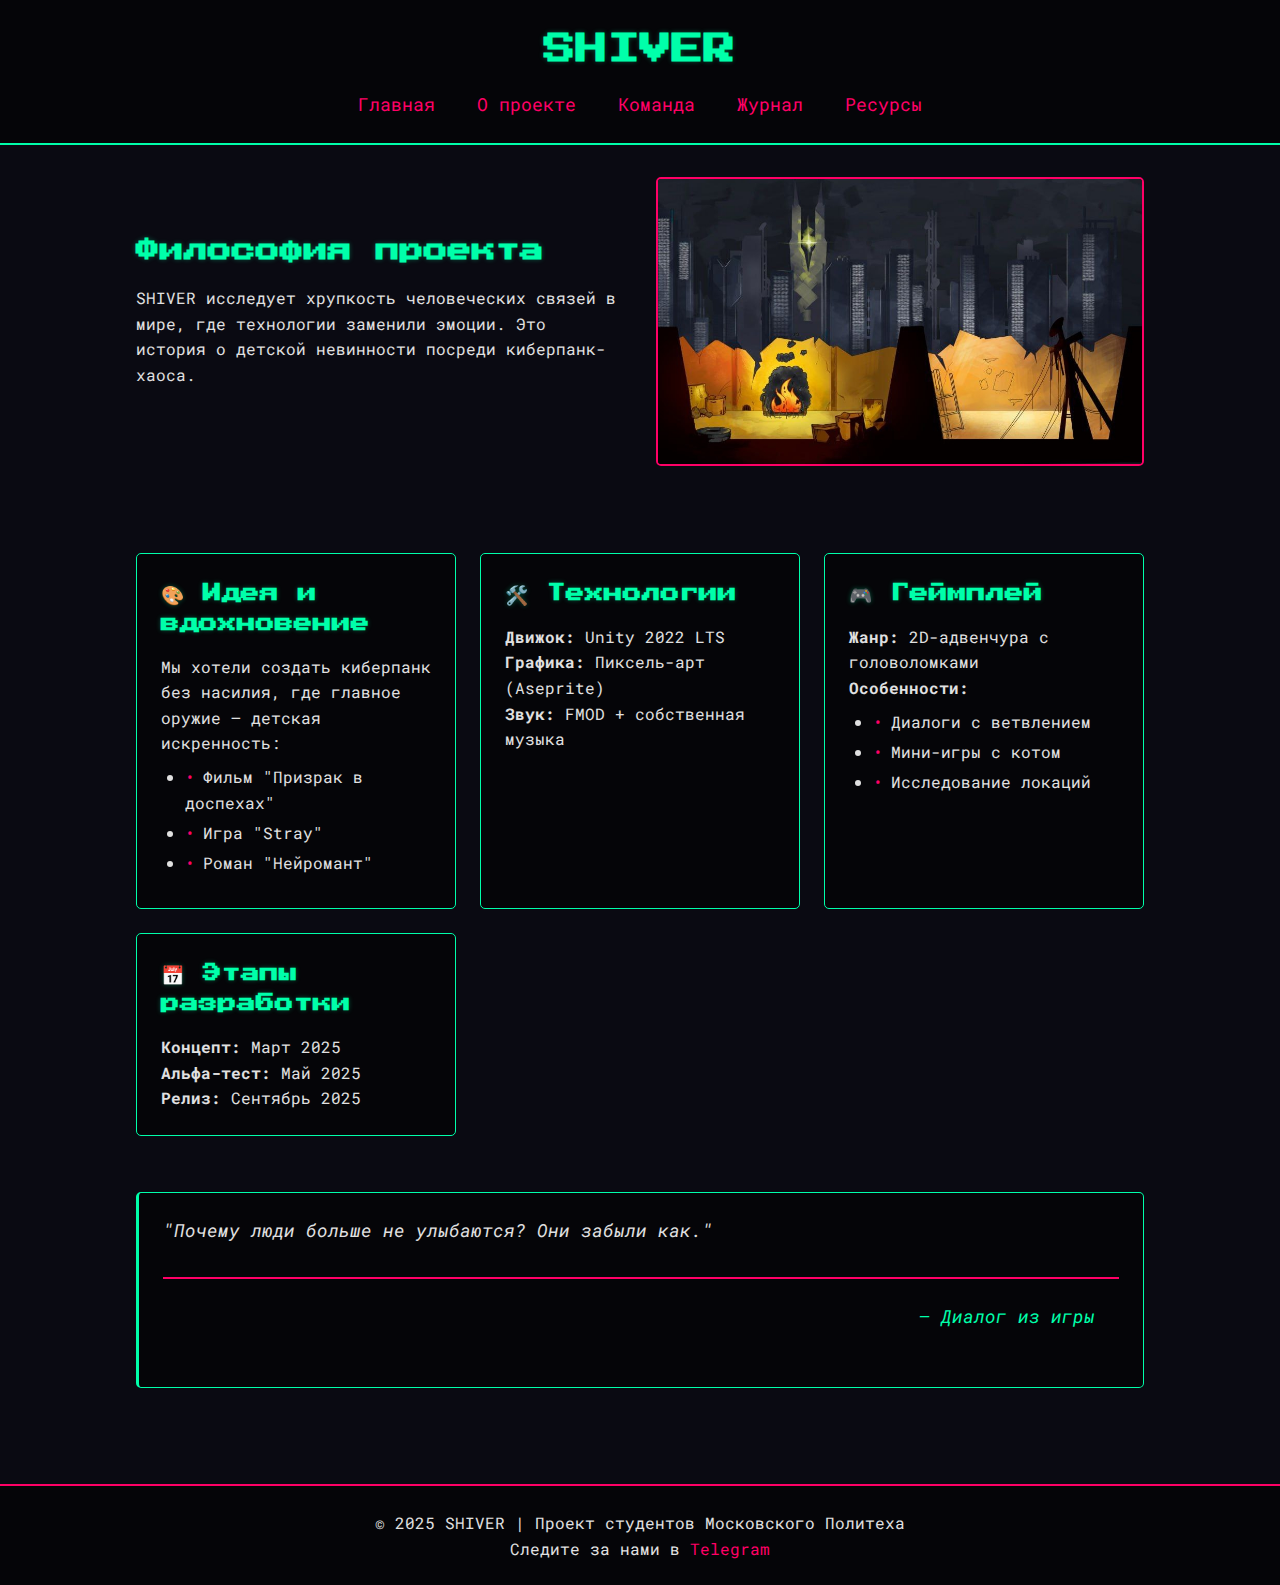
<file: сайт по практике/about.html>
<!DOCTYPE html>
<html lang="ru">
<head>
    <meta charset="UTF-8">
    <meta name="viewport" content="width=device-width, initial-scale=1.0">
    <title>О проекте SHIVER | Киберпанк-приключение</title>
    <link rel="stylesheet" href="css/style.css">
</head>
<body>
    <!-- Шапка (полностью идентичная главной странице) -->
    <header>
        <h1>SHIVER</h1>
        <nav>
            <a href="index.html">Главная</a>
            <a href="about.html">О проекте</a>
            <a href="team.html">Команда</a>
            <a href="blog.html">Журнал</a>
            <a href="resources.html">Ресурсы</a>
        </nav>
    </header>

    <main>
        <!-- Герой-секция (такая же структура как на главной) -->
        <section class="hero">
            <div class="hero-text">
                <h2>Философия проекта</h2>
                <p>SHIVER исследует хрупкость человеческих связей в мире, где технологии заменили эмоции. Это история о детской невинности посреди киберпанк-хаоса.</p>
            </div>
            <div class="hero-image">
                <img src="images/concept-art.jpg" alt="Концепт-арт города">
            </div>
        </section>

        <!-- Основной контент с такими же отступами как на главной -->
        <section class="features">
            <!-- Карточка с вдохновением -->
            <div class="feature-card card">
                <h3>🎨 Идея и вдохновение</h3>
                <p>Мы хотели создать киберпанк без насилия, где главное оружие — детская искренность:</p>
                <ul>
                    <li>Фильм "Призрак в доспехах"</li>
                    <li>Игра "Stray"</li>
                    <li>Роман "Нейромант"</li>
                </ul>
            </div>

            <!-- Технологии -->
            <div class="feature-card card">
                <h3>🛠️ Технологии</h3>
                <p><strong>Движок:</strong> Unity 2022 LTS</p>
                <p><strong>Графика:</strong> Пиксель-арт (Aseprite)</p>
                <p><strong>Звук:</strong> FMOD + собственная музыка</p>
            </div>

            <!-- Геймплей -->
            <div class="feature-card card">
                <h3>🎮 Геймплей</h3>
                <p><strong>Жанр:</strong> 2D-адвенчура с головоломками</p>
                <p><strong>Особенности:</strong></p>
                <ul>
                    <li>Диалоги с ветвлением</li>
                    <li>Мини-игры с котом</li>
                    <li>Исследование локаций</li>
                </ul>
            </div>

            <!-- Этапы -->
            <div class="feature-card card">
                <h3>📅 Этапы разработки</h3>
                <p><strong>Концепт:</strong> Март 2025</p>
                <p><strong>Альфа-тест:</strong> Май 2025</p>
                <p><strong>Релиз:</strong> Сентябрь 2025</p>
            </div>

            <!-- Цитата (с зеленой обводкой как все карточки) -->
            <div class="feature-card card neon-quote">
                <blockquote>
                    "Почему люди больше не улыбаются? Они забыли как."
                    <footer>— Диалог из игры</footer>
                </blockquote>
            </div>
        </section>
    </main>

    <!-- Подвал (полностью идентичный главной странице) -->
    <footer>
        <p>© 2025 SHIVER | Проект студентов Московского Политеха</p>
        <p>Следите за нами в <a href="https://t.me/ваш_канал" target="_blank">Telegram</a></p>
    </footer>
</body>
</html>
</file>
<file: site/css/style.css>
/* ===== Глобальные стили ===== */
@import url('https://fonts.googleapis.com/css2?family=Press+Start+2P&family=Roboto+Mono:wght@400;700&display=swap');

:root {
  /* Цветовая схема */
  --bg-dark: #0a0a12;
  --bg-darker: #050508;
  --neon-green: #72d7e9;
  --neon-pink: #ef7b45;
  --text-light: #e0e0e0;
  --text-gray: #8a8a8a;
}

/* Базовые стили */
*, *::before, *::after {
  margin: 0;
  padding: 0;
  box-sizing: border-box;
}

body {
  font-family: 'Roboto Mono', monospace;
  background-color: var(--bg-dark);
  color: var(--text-light);
  line-height: 1.6;
}

/* Типография */
h1, h2, h3, h4 {
  font-family: 'Press Start 2P', cursive;
  color: var(--neon-green);
  margin-bottom: 1rem;
  text-shadow: 0 0 5px rgba(0, 255, 170, 0.3);
}

a {
  color: var(--neon-pink);
  text-decoration: none;
  transition: text-shadow 0.3s;
}

a:hover {
  text-shadow: 0 0 8px var(--neon-pink);
}

/* Основные компоненты */
header {
  background-color: var(--bg-darker);
  padding: 1.5rem;
  text-align: center;
  border-bottom: 2px solid var(--neon-green);
  position: fixed;
  width: 100%;
  top: 0;
  z-index: 1000;
  transition: all 0.3s ease;
}

header.scrolled {
  padding: 0.5rem;
}

header.scrolled h1 {
  font-size: 0;
  opacity: 0;
  margin: 0;
  height: 0;
  padding: 0;
  transition: all 0.3s ease;
}

header h1 {
  font-size: 2rem;
  opacity: 1;
  margin-bottom: 1rem;
  height: auto;
  transition: all 0.3s ease;
}

nav {
  transition: all 0.3s ease;
}

header.scrolled nav {
  margin-top: 0;
}

nav a {
  margin: 0 1rem;
  font-size: 1.1rem;
  position: relative;
  padding: 0.5rem 0;
}

nav a::after {
  content: '';
  position: absolute;
  width: 0;
  height: 2px;
  bottom: 0;
  left: 50%;
  background-color: var(--neon-pink);
  transition: all 0.3s ease;
  transform: translateX(-50%);
}

nav a:hover::after {
  width: 100%;
}

nav a.active {
  color: var(--neon-pink);
  text-shadow: 0 0 8px var(--neon-pink);
}

nav a.active::after {
  width: 100%;
  box-shadow: 0 0 10px var(--neon-pink);
}

/* Карточки */
.card {
  background-color: var(--bg-darker);
  border: 1px solid var(--neon-green);
  border-radius: 5px;
  padding: 1.5rem;
  margin: 1rem 0;
  transition: transform 0.3s, box-shadow 0.3s;
}

/* Эффект поднятия только для карточек, которые не являются частью блога */
.card:not(.blog-post .card):hover {
  transform: translateY(-5px);
  box-shadow: 0 5px 15px rgba(0, 255, 170, 0.2);
}

.feature-card {
  padding: 1.5rem;
  margin: 0;
}

/* Кнопки */
.btn {
  display: inline-block;
  padding: 0.5rem 1rem;
  background-color: var(--neon-green);
  color: var(--bg-dark);
  border: none;
  border-radius: 3px;
  font-family: 'Press Start 2P', cursive;
  font-size: 0.8rem;
  cursor: pointer;
  transition: all 0.3s;
  margin-top: 1.5rem;
}

.btn:hover {
  background-color: var(--neon-pink);
  color: white;
}

/* Галерея */
.gallery {
  display: grid;
  grid-template-columns: repeat(auto-fill, minmax(250px, 1200px));
  gap: 1rem;
  margin: 1rem 0;
}

.gallery img {
  width: 100%;
  border: 1px solid var(--neon-pink);
  border-radius: 3px;
  transition: transform 0.3s;
}

.gallery img:hover {
  transform: scale(1.03);
}

.galleryArt {
  display: grid;
  grid-template-columns: repeat(auto-fill, minmax(350px, 1fr));
  gap: 1rem;
  margin: 1rem 0;
}

.galleryArt img {
  width: 100%;
  border: 1px solid var(--neon-pink);
  border-radius: 3px;
  transition: transform 0.3s;
}

.galleryArt img:hover {
  transform: scale(1.03);
}

/* Секции */
main {
  padding: 140px 5% 0;
  max-width: 1200px;
  margin: 0 auto;
}

.hero {
  display: flex;
  align-items: stretch;
  padding: 2rem;
  gap: 2rem;
  margin-bottom: 1rem;
}

.hero-text {
  flex: 1;
  padding-bottom: 2rem;
}

.hero-image {
  flex: 1;
  display: flex;
  align-items: center;
}

.hero-image img {
  width: 100%;
  height: 100%;
  border: 2px solid var(--neon-pink);
  border-radius: 5px;
  object-fit: cover;
}

.features {
  display: grid;
  grid-template-columns: repeat(auto-fit, minmax(300px, 1fr));
  gap: 1.5rem;
  padding: 2rem;
  margin-bottom: 1rem;
}

.trailer {
  padding: 2rem;
  text-align: center;
  margin-bottom: 1rem;
}

.video-container {
  position: relative;
  padding-bottom: 56.25%; /* 16:9 */
  margin-top: 1.5rem;
}

.video-container iframe {
  position: absolute;
  top: 0;
  left: 0;
  width: 100%;
  height: 100%;
}

/* Цитаты */
.neon-quote {
  border: 1px solid var(--neon-green);
  border-left: 3px solid var(--neon-green);
  padding: 1.5rem;
  margin: 2rem 0;
  grid-column: 1 / -1;
}

.neon-quote blockquote {
  font-style: italic;
  font-size: 1.1rem;
  margin-bottom: 0.5rem;
}

.neon-quote footer {
  text-align: right;
  color: var(--neon-green);
}

/* Списки */
ul {
  list-style-type: none;
  padding-left: 1.5rem;
  margin: 0.5rem 0;
}

li {
  margin-bottom: 0.3rem;
  position: relative;
}

li::before {
  content: "•";
  color: var(--neon-pink);
  margin-right: 0.5rem;
}

/* Подвал */
footer {
  background-color: var(--bg-darker);
  text-align: center;
  padding: 1.5rem;
  border-top: 2px solid var(--neon-green);
  margin-top: 2rem;
}

/* Анимации */
@keyframes neon-glow {
  0%, 100% { text-shadow: 0 0 5px var(--neon-green); }
  50% { text-shadow: 0 0 15px var(--neon-green); }
}

h1 {
  animation: neon-glow 2s infinite;
}

/* Адаптивность */
@media (max-width: 768px) {
  main {
    padding: 0 3%;
  }
  
  nav {
    display: flex;
    flex-direction: column;
    gap: 0.5rem;
  }
  
  .hero {
    flex-direction: column;
    padding: 1.5rem;
  }
  
  .hero-text {
    padding-right: 0;
    padding-bottom: 1.5rem;
  }
  
  .hero-image {
    width: 100%;
    height: 300px;
  }
  
  .gallery {
    grid-template-columns: 1fr;
  }
}

/* Стили для страницы "Команда" */

/* Фильтры */
.role-filters {
    display: flex;
    gap: 0.5rem;
    flex-wrap: wrap;
    justify-content: center;
}

.role-filters .btn {
    margin-top: 0;
    background-color: var(--bg-dark);
    border: 1px solid var(--neon-green);
}

.role-filters .btn.active {
    background-color: var(--neon-green);
    color: var(--bg-dark);
}

/* Стили для страницы "Команда" */

.role-filters-container {
    max-width: 1200px;
    margin: 0 auto 2rem;
    padding: 0 5%;
}

.role-filters {
    display: flex;
    gap: 0.8rem;
    flex-wrap: wrap;
}

.role-filter {
    padding: 0.5rem 1rem;
    background-color: var(--bg-darker);
    color: var(--text-light);
    border: 1px solid var(--neon-green);
    border-radius: 3px;
    font-family: 'Roboto Mono', monospace;
    font-size: 0.9rem;
    cursor: pointer;
    transition: all 0.3s;
}

.role-filter:hover,
.role-filter.active {
    background-color: var(--neon-green);
    color: var(--bg-dark);
}

.team-grid {
    display: grid;
    grid-template-columns: repeat(3, 1fr);
    gap: 2rem;
    max-width: 1200px;
    margin: 0 auto;
    padding: 0 3.07%;
}

/* Стили карточек участников */
.team-member.card {
    display: flex;
    flex-direction: column;
    align-items: center;
    text-align: center;
    padding: 2rem;
    background: linear-gradient(145deg, var(--bg-darker) 0%, rgba(10,10,18,0.95) 100%);
    border: 1px solid var(--neon-green);
    box-shadow: 0 0 15px rgba(114, 215, 233, 0.1);
    transition: all 0.3s ease;
}

.team-member.card:hover {
    transform: translateY(-5px);
    box-shadow: 0 0 25px rgba(114, 215, 233, 0.2);
    border-color: var(--neon-pink);
}

.member-photo {
    width: 180px;
    height: 180px;
    border-radius: 50%;
    overflow: hidden;
    border: 3px solid var(--neon-green);
    margin-bottom: 1.5rem;
    transition: all 0.3s ease;
}

.member-photo img {
    width: 100%;
    height: 100%;
    object-fit: cover;
    transition: transform 0.3s ease;
}

.team-member.card:hover .member-photo {
    border-color: var(--neon-pink);
}

.team-member.card:hover .member-photo img {
    transform: scale(1.1);
}

.member-info {
    width: 100%;
}

.member-info h3 {
    font-size: 1.4rem;
    margin-bottom: 0.5rem;
    color: var(--neon-green);
    text-shadow: 0 0 5px rgba(114, 215, 233, 0.3);
}

.member-info .role {
    font-size: 1.1rem;
    color: var(--neon-pink);
    margin-bottom: 1rem;
    font-weight: bold;
}

.member-info ul {
    text-align: left;
    margin: 1rem 0;
    padding: 0 1rem;
}

.member-info li {
    color: var(--text-light);
    font-size: 0.95rem;
    margin-bottom: 0.5rem;
    opacity: 0.9;
}

.member-info li::before {
    content: "→";
    color: var(--neon-pink);
    margin-right: 0.5rem;
    display: inline-block;
    transform: translateX(0);
    transition: transform 0.2s ease;
}

.team-member.card:hover .member-info li::before {
    transform: translateX(5px);
}

/* Стили для куратора (без карточки) */
.team-mentor {
    grid-column: 1 / -1;
    text-align: center;
    padding: 2rem;
    margin-top: 1rem;
    border-top: 1px solid var(--neon-green);
}

@media (max-width: 768px) {
    .team-grid {
        grid-template-columns: 1fr;
    }
    
    .role-filters {
        justify-content: center;
    }
    
    .member-photo {
        width: 120px;
        height: 120px;
    }
}

/* Стили для страницы Журнала */
.blog-posts {
    max-width: 1200px;
    margin: 0 auto;
    padding: 0 5%;
    display: flex;
    flex-direction: column;
    gap: 3rem;
}

.blog-post {
    display: flex;
    flex-direction: column;
    gap: 1.5rem;
}

.post-header {
    display: flex;
    justify-content: space-between;
    align-items: center;
    flex-wrap: wrap;
    gap: 1rem;
    border-bottom: 1px solid var(--neon-green);
    padding-bottom: 0.5rem;
}

.post-header h3 {
    margin-bottom: 0;
    color: var(--neon-pink);
}

.post-header time {
    color: var(--text-gray);
    font-size: 0.9rem;
}

.post-content {
    display: flex;
    gap: 2rem;
}

.post-text {
    flex: 1;
}

.post-media {
    flex: 1;
    min-width: 300px;
}

.post-media img,
.post-media video {
    width: 100%;
    border-radius: 5px;
    border: 1px solid var(--neon-pink);
}

.post-tags {
    display: flex;
    gap: 0.5rem;
    flex-wrap: wrap;
}

.tag {
    background-color: var(--bg-darker);
    color: var(--neon-green);
    padding: 0.3rem 0.8rem;
    border-radius: 20px;
    font-size: 0.8rem;
}

.game-quote {
    margin: 1.5rem 0;
    padding-left: 1.5rem;
    border-left: 2px solid var(--neon-green);
}

.game-quote blockquote {
    font-style: italic;
    margin-bottom: 0.5rem;
}

.game-quote footer {
    color: var(--neon-pink);
    font-size: 0.9rem;
}

@media (max-width: 768px) {
    .post-content {
        flex-direction: column;
    }
    
    .post-media {
        min-width: auto;
    }
    
    .gallery {
        grid-template-columns: 1fr;
    }
}

/* Посты в блоге */
.blog-post .card {
  padding: 2rem;
}

.post-header {
  display: flex;
  justify-content: space-between;
  align-items: center;
  flex-wrap: wrap;
  gap: 1rem;
  border-bottom: 1px solid var(--neon-green);
  padding-bottom: 1rem;
  margin-bottom: 1.5rem;
}

.post-header h3 {
  margin-bottom: 0;
  color: var(--neon-pink);
  font-size: 1.5rem;
}

.post-header time {
  color: var(--text-gray);
  font-size: 0.9rem;
}

.post-media video {
  width: 100%;
  border-radius: 5px;
  border: 1px solid var(--neon-pink);
}

.post-tags {
  display: flex;
  gap: 0.5rem;
  flex-wrap: wrap;
  margin-top: 1.5rem;
}

.tag {
  background-color: var(--bg-darker);
  color: var(--neon-green);
  padding: 0.3rem 0.8rem;
  border-radius: 20px;
  font-size: 0.8rem;
}

/* Цитаты */
.game-quote,
.neon-quote {
  margin: 1.5rem 0;
  padding-left: 1.5rem;
  border-left: 2px solid var(--neon-green);
}

.game-quote blockquote,
.neon-quote blockquote {
  font-style: italic;
  margin-bottom: 0.5rem;
  font-size: 1.1rem;
}

.game-quote footer,
.neon-quote footer {
  color: var(--neon-pink);
  font-size: 0.9rem;
}

/* Анимации */
@keyframes neon-glow {
  0%, 100% { text-shadow: 0 0 5px var(--neon-green); }
  50% { text-shadow: 0 0 15px var(--neon-green); }
}

h1 {
  animation: neon-glow 2s infinite;
}

/* Адаптивность */
@media (max-width: 768px) {
  main {
    padding: 0 3%;
  }
  
  .hero {
    flex-direction: column;
  }
  
  .team-grid,
  .gallery {
    grid-template-columns: 1fr;
  }
  
  .member-photo {
    width: 120px;
    height: 120px;
  }
  
  .post-header {
    flex-direction: column;
    align-items: flex-start;
  }
  
  .blog-post .card {
    padding: 1.5rem;
  }
}

/* Ресурсы */
.resources-content {
    max-width: 1200px;
    margin: 0 auto;
    padding: 0 3.07%;
}

.resource-section {
    margin-bottom: 3rem;
}

.resource-section h3 {
    color: var(--neon-green);
    margin-bottom: 1.5rem;
    padding-bottom: 0.5rem;
    border-bottom: 1px solid var(--neon-green);
}

.resources-grid {
    display: grid;
    grid-template-columns: repeat(auto-fill, minmax(300px, 1fr));
    gap: 1.5rem;
}

.resource-item {
    height: 100%;
    padding: 1.5rem;
}

.tools-grid {
    display: grid;
    grid-template-columns: repeat(auto-fill, minmax(200px, 1fr));
    gap: 1.5rem;
}

.tool-item {
    text-align: center;
    padding: 1.5rem;
}

.tool-logo {
    width: 80px;
    height: 80px;
    object-fit: contain;
    margin-bottom: 1rem;
}

.links-list {
    display: flex;
    flex-direction: column;
    gap: 1.5rem;
    margin: 0;
}

.link-item {
    display: flex;
    align-items: center;
    gap: 1rem;
    padding: 1rem;
    margin: 0;
    transition: transform 0.3s;
}

.link-item:hover {
    transform: translateX(5px);
}

.link-icon {
    font-size: 1.5rem;
    color: var(--neon-green);
}

@media (max-width: 768px) {
    .resources-grid,
    .tools-grid {
        grid-template-columns: 1fr;
    }
    
    .resources-content {
        padding: 0 3%;
    }
}

/* Адаптивность для планшетов */
@media (max-width: 992px) {
    .team-grid {
        grid-template-columns: repeat(2, 1fr);
    }
}

/* Адаптивность для мобильных */
@media (max-width: 768px) {
    .team-grid {
        grid-template-columns: 1fr;
    }
    
    main {
        padding-top: 170px;
    }
    
    nav {
        display: flex;
        flex-direction: column;
        gap: 0.5rem;
    }
    
    header.scrolled nav {
        gap: 0.3rem;
    }
}
</file>
<file: сайт по практике/css/style.css>
/* ===== Глобальные стили ===== */
@import url('https://fonts.googleapis.com/css2?family=Press+Start+2P&family=Roboto+Mono:wght@400;700&display=swap');

:root {
  /* Цветовая схема */
  --bg-dark: #0a0a12;
  --bg-darker: #050508;
  --neon-green: #00ffaa;
  --neon-pink: #ff0066;
  --text-light: #e0e0e0;
  --text-gray: #8a8a8a;
}

/* Базовые стили */
*, *::before, *::after {
  margin: 0;
  padding: 0;
  box-sizing: border-box;
}

body {
  font-family: 'Roboto Mono', monospace;
  background-color: var(--bg-dark);
  color: var(--text-light);
  line-height: 1.6;
}

/* Типография */
h1, h2, h3, h4 {
  font-family: 'Press Start 2P', cursive;
  color: var(--neon-green);
  margin-bottom: 1rem;
  text-shadow: 0 0 5px rgba(0, 255, 170, 0.3);
}

a {
  color: var(--neon-pink);
  text-decoration: none;
  transition: text-shadow 0.3s;
}

a:hover {
  text-shadow: 0 0 8px var(--neon-pink);
}

/* Основные компоненты */
header {
  background-color: var(--bg-darker);
  padding: 1.5rem;
  text-align: center;
  border-bottom: 2px solid var(--neon-green);
}

nav a {
  margin: 0 1rem;
  font-size: 1.1rem;
}

/* Карточки */
.card {
  background-color: var(--bg-darker);
  border: 1px solid var(--neon-green);
  border-radius: 5px;
  padding: 1.5rem;
  margin: 1rem 0;
  transition: transform 0.3s, box-shadow 0.3s;
}

.card:hover {
  transform: translateY(-5px);
  box-shadow: 0 5px 15px rgba(0, 255, 170, 0.2);
}

.feature-card {
  padding: 1.5rem;
  margin: 0;
}

/* Кнопки */
.btn {
  display: inline-block;
  padding: 0.5rem 1rem;
  background-color: var(--neon-green);
  color: var(--bg-dark);
  border: none;
  border-radius: 3px;
  font-family: 'Press Start 2P', cursive;
  font-size: 0.8rem;
  cursor: pointer;
  transition: all 0.3s;
  margin-top: 1.5rem;
}

.btn:hover {
  background-color: var(--neon-pink);
  color: white;
}

/* Галерея */
.gallery {
  display: grid;
  grid-template-columns: repeat(auto-fill, minmax(250px, 1fr));
  gap: 1rem;
  margin: 1rem 0;
}

.gallery img {
  width: 100%;
  border: 1px solid var(--neon-pink);
  border-radius: 3px;
  transition: transform 0.3s;
}

.gallery img:hover {
  transform: scale(1.03);
}

/* Секции */
main {
  padding: 0 5%;
  max-width: 1200px;
  margin: 0 auto;
}

.hero {
  display: flex;
  align-items: center;
  padding: 2rem;
  gap: 2rem;
  margin-bottom: 1rem;
}

.hero-text {
  flex: 1;
  padding-bottom: 2rem;
}

.hero-image {
  flex: 1;
  text-align: center;
}

.hero-image img {
  max-width: 100%;
  border: 2px solid var(--neon-pink);
  border-radius: 5px;
}

.features {
  display: grid;
  grid-template-columns: repeat(auto-fit, minmax(300px, 1fr));
  gap: 1.5rem;
  padding: 2rem;
  margin-bottom: 1rem;
}

.trailer {
  padding: 2rem;
  text-align: center;
  margin-bottom: 1rem;
}

.video-container {
  position: relative;
  padding-bottom: 56.25%; /* 16:9 */
  margin-top: 1.5rem;
}

.video-container iframe {
  position: absolute;
  top: 0;
  left: 0;
  width: 100%;
  height: 100%;
}

/* Цитаты */
.neon-quote {
  border: 1px solid var(--neon-green);
  border-left: 3px solid var(--neon-green);
  padding: 1.5rem;
  margin: 2rem 0;
  grid-column: 1 / -1;
}

.neon-quote blockquote {
  font-style: italic;
  font-size: 1.1rem;
  margin-bottom: 0.5rem;
}

.neon-quote footer {
  text-align: right;
  color: var(--neon-green);
}

/* Списки */
ul {
  padding-left: 1.5rem;
  margin: 0.5rem 0;
}

li {
  margin-bottom: 0.3rem;
  position: relative;
}

li::before {
  content: "•";
  color: var(--neon-pink);
  margin-right: 0.5rem;
}

/* Подвал */
footer {
  background-color: var(--bg-darker);
  text-align: center;
  padding: 1.5rem;
  border-top: 2px solid var(--neon-pink);
  margin-top: 2rem;
}

/* Анимации */
@keyframes neon-glow {
  0%, 100% { text-shadow: 0 0 5px var(--neon-green); }
  50% { text-shadow: 0 0 15px var(--neon-green); }
}

h1 {
  animation: neon-glow 2s infinite;
}

/* Адаптивность */
@media (max-width: 768px) {
  main {
    padding: 0 3%;
  }
  
  nav {
    display: flex;
    flex-direction: column;
    gap: 0.5rem;
  }
  
  .hero {
    flex-direction: column;
    padding: 1.5rem;
  }
  
  .hero-text {
    padding-right: 0;
    padding-bottom: 1.5rem;
  }
  
  .gallery {
    grid-template-columns: 1fr;
  }
}

/* Стили для страницы "Команда" */

/* Фильтры */
.role-filters {
    display: flex;
    gap: 0.5rem;
    flex-wrap: wrap;
    justify-content: center;
}

.role-filters .btn {
    margin-top: 0;
    background-color: var(--bg-dark);
    border: 1px solid var(--neon-green);
}

.role-filters .btn.active {
    background-color: var(--neon-green);
    color: var(--bg-dark);
}

/* Стили для страницы "Команда" */

/* Контейнер фильтров */
.role-filters-container {
    max-width: 1200px;
    margin: 0 auto;
    padding: 0 5%;
}

/* Фильтры */
.role-filters {
    display: flex;
    gap: 0.8rem;
    flex-wrap: wrap;
    margin-bottom: 2rem;
}

.role-filter {
    padding: 0.5rem 1rem;
    background-color: var(--bg-darker);
    color: var(--text-light);
    border: 1px solid var(--neon-green);
    border-radius: 3px;
    font-family: 'Roboto Mono', monospace;
    font-size: 0.9rem;
    cursor: pointer;
    transition: all 0.3s;
}

.role-filter:hover,
.role-filter.active {
    background-color: var(--neon-green);
    color: var(--bg-dark);
}

/* Сетка участников */
.team-grid {
    display: grid;
    grid-template-columns: repeat(auto-fill, minmax(300px, 1fr));
    gap: 2rem;
    max-width: 1200px;
    margin: 0 auto;
    padding: 0 5%;
}

/* Стили для страницы "Команда" */

.role-filters-container {
    max-width: 1200px;
    margin: 0 auto 2rem;
    padding: 0 5%;
}

.role-filters {
    display: flex;
    gap: 0.8rem;
    flex-wrap: wrap;
}

.role-filter {
    padding: 0.5rem 1rem;
    background-color: var(--bg-darker);
    color: var(--text-light);
    border: 1px solid var(--neon-green);
    border-radius: 3px;
    font-family: 'Roboto Mono', monospace;
    font-size: 0.9rem;
    cursor: pointer;
    transition: all 0.3s;
}

.role-filter:hover,
.role-filter.active {
    background-color: var(--neon-green);
    color: var(--bg-dark);
}

.team-grid {
    display: grid;
    grid-template-columns: repeat(auto-fill, minmax(300px, 1fr));
    gap: 2rem;
    max-width: 1200px;
    margin: 0 auto;
    padding: 0 5%;
}

/* Стили карточек участников */
.team-member.card {
    display: flex;
    flex-direction: column;
    gap: 1rem;
    padding: 1.5rem;
    transition: transform 0.3s, box-shadow 0.3s;
}

.team-member.card:hover {
    transform: translateY(-5px);
    box-shadow: 0 5px 15px rgba(0, 255, 170, 0.2);
}

.member-photo {
    width: 150px;
    height: 150px;
    margin: 0 auto;
    border-radius: 50%;
    overflow: hidden;
    border: 2px solid var(--neon-pink);
}

.member-photo img {
    width: 100%;
    height: 100%;
    object-fit: cover;
}

.member-info {
    text-align: center;
}

.role {
    color: var(--neon-pink);
    margin: 0.5rem 0;
    font-weight: bold;
}

/* Стили для куратора (без карточки) */
.team-mentor {
    grid-column: 1 / -1;
    text-align: center;
    padding: 2rem;
    margin-top: 1rem;
    border-top: 1px solid var(--neon-green);
}

@media (max-width: 768px) {
    .team-grid {
        grid-template-columns: 1fr;
    }
    
    .role-filters {
        justify-content: center;
    }
    
    .member-photo {
        width: 120px;
        height: 120px;
    }
}

/* Стили для страницы Журнала */
.blog-posts {
    max-width: 1200px;
    margin: 0 auto;
    padding: 0 5%;
    display: flex;
    flex-direction: column;
    gap: 3rem;
}

.blog-post {
    display: flex;
    flex-direction: column;
    gap: 1.5rem;
}

.post-header {
    display: flex;
    justify-content: space-between;
    align-items: center;
    flex-wrap: wrap;
    gap: 1rem;
    border-bottom: 1px solid var(--neon-green);
    padding-bottom: 0.5rem;
}

.post-header h3 {
    margin-bottom: 0;
    color: var(--neon-pink);
}

.post-header time {
    color: var(--text-gray);
    font-size: 0.9rem;
}

.post-content {
    display: flex;
    gap: 2rem;
}

.post-text {
    flex: 1;
}

.post-media {
    flex: 1;
    min-width: 300px;
}

.post-media img,
.post-media video {
    width: 100%;
    border-radius: 5px;
    border: 1px solid var(--neon-pink);
}

.post-tags {
    display: flex;
    gap: 0.5rem;
    flex-wrap: wrap;
}

.tag {
    background-color: var(--bg-darker);
    color: var(--neon-green);
    padding: 0.3rem 0.8rem;
    border-radius: 20px;
    font-size: 0.8rem;
}

.game-quote {
    margin: 1.5rem 0;
    padding-left: 1.5rem;
    border-left: 2px solid var(--neon-green);
}

.game-quote blockquote {
    font-style: italic;
    margin-bottom: 0.5rem;
}

.game-quote footer {
    color: var(--neon-pink);
    font-size: 0.9rem;
}

@media (max-width: 768px) {
    .post-content {
        flex-direction: column;
    }
    
    .post-media {
        min-width: auto;
    }
    
    .gallery {
        grid-template-columns: 1fr;
    }
}
</file>
